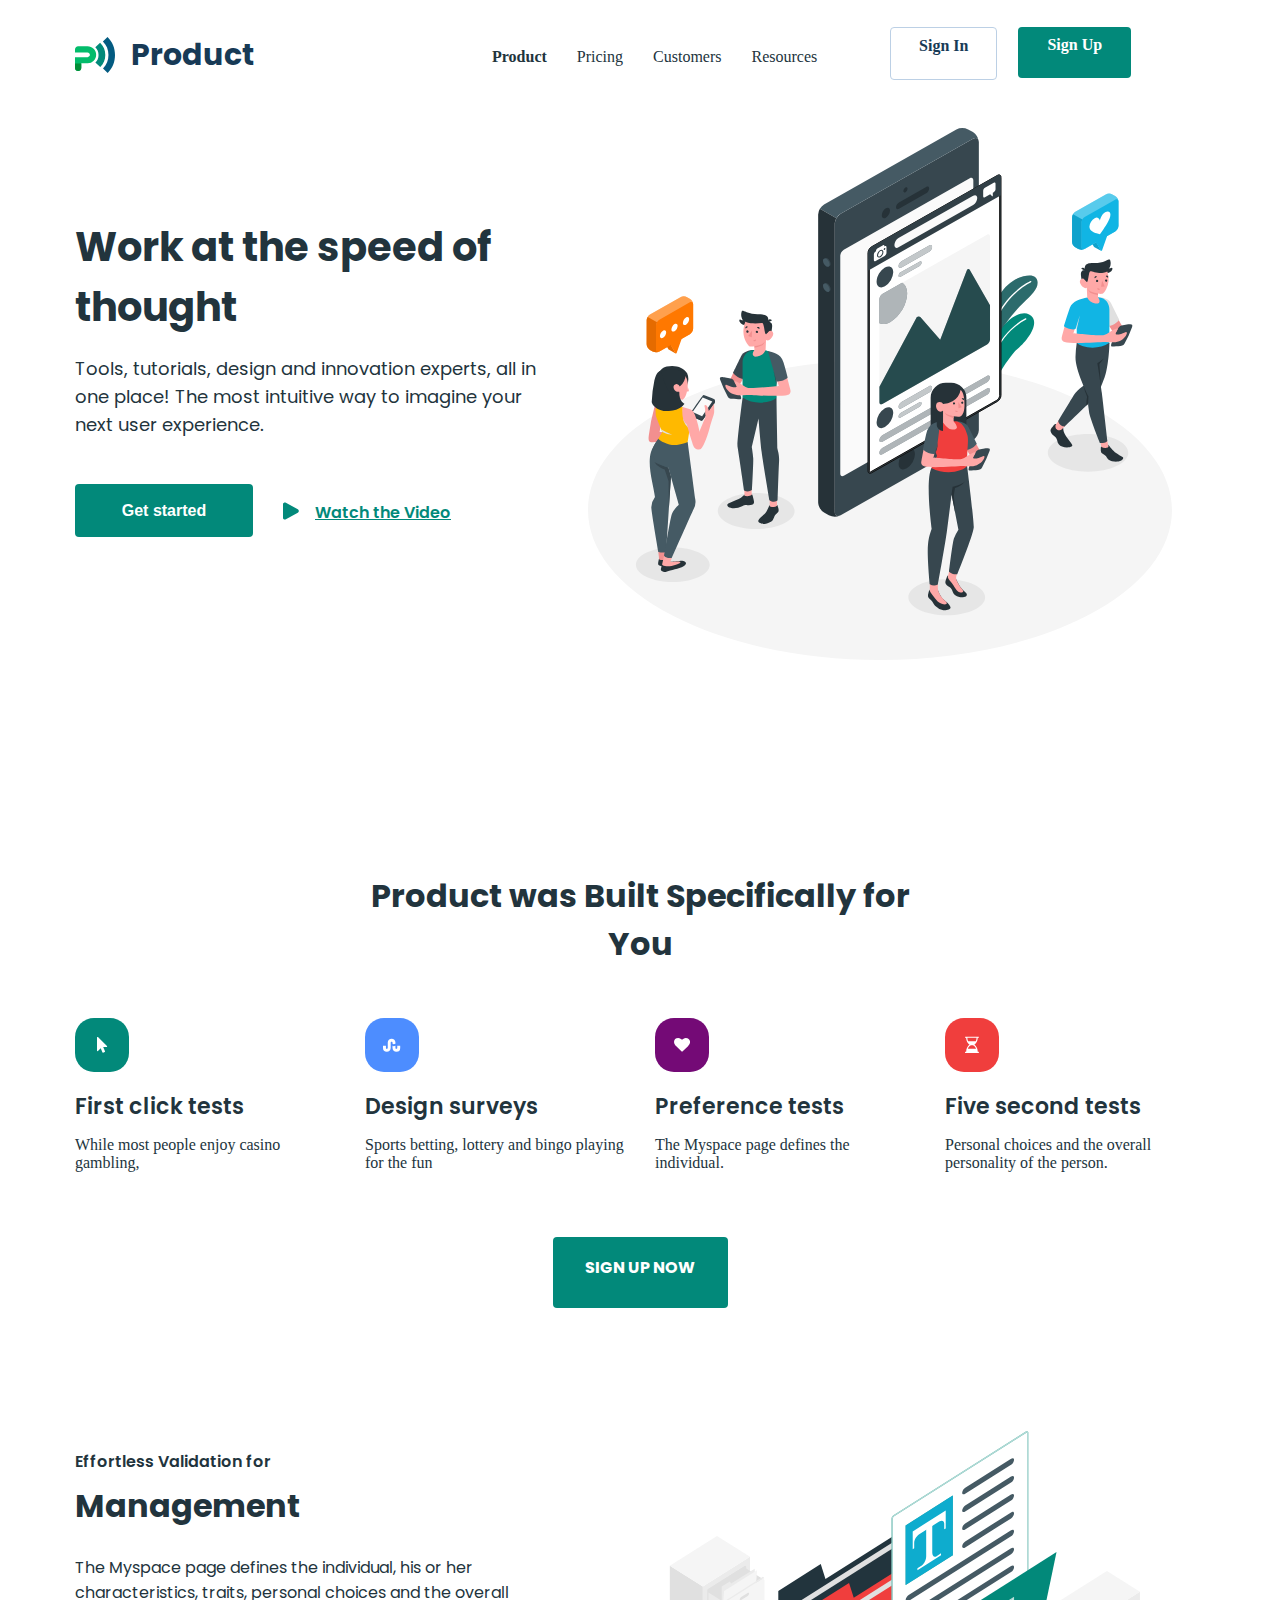
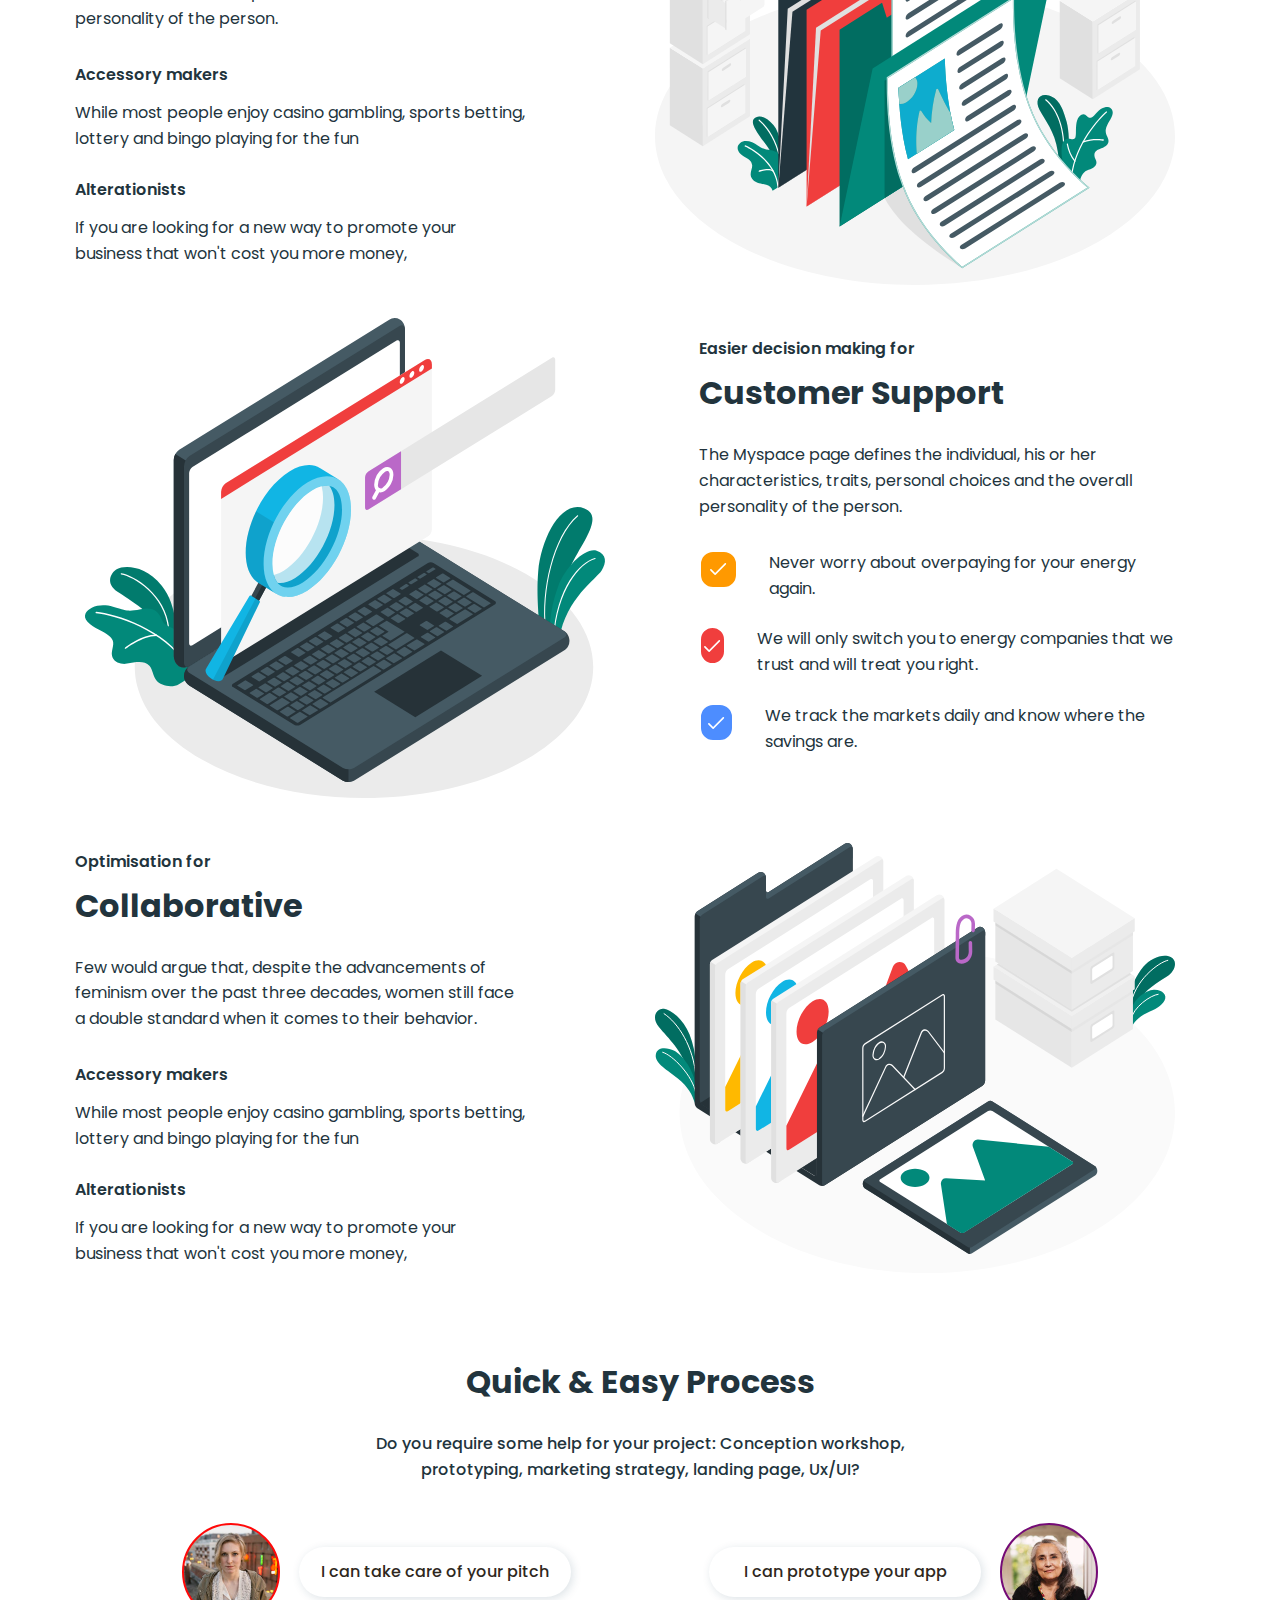
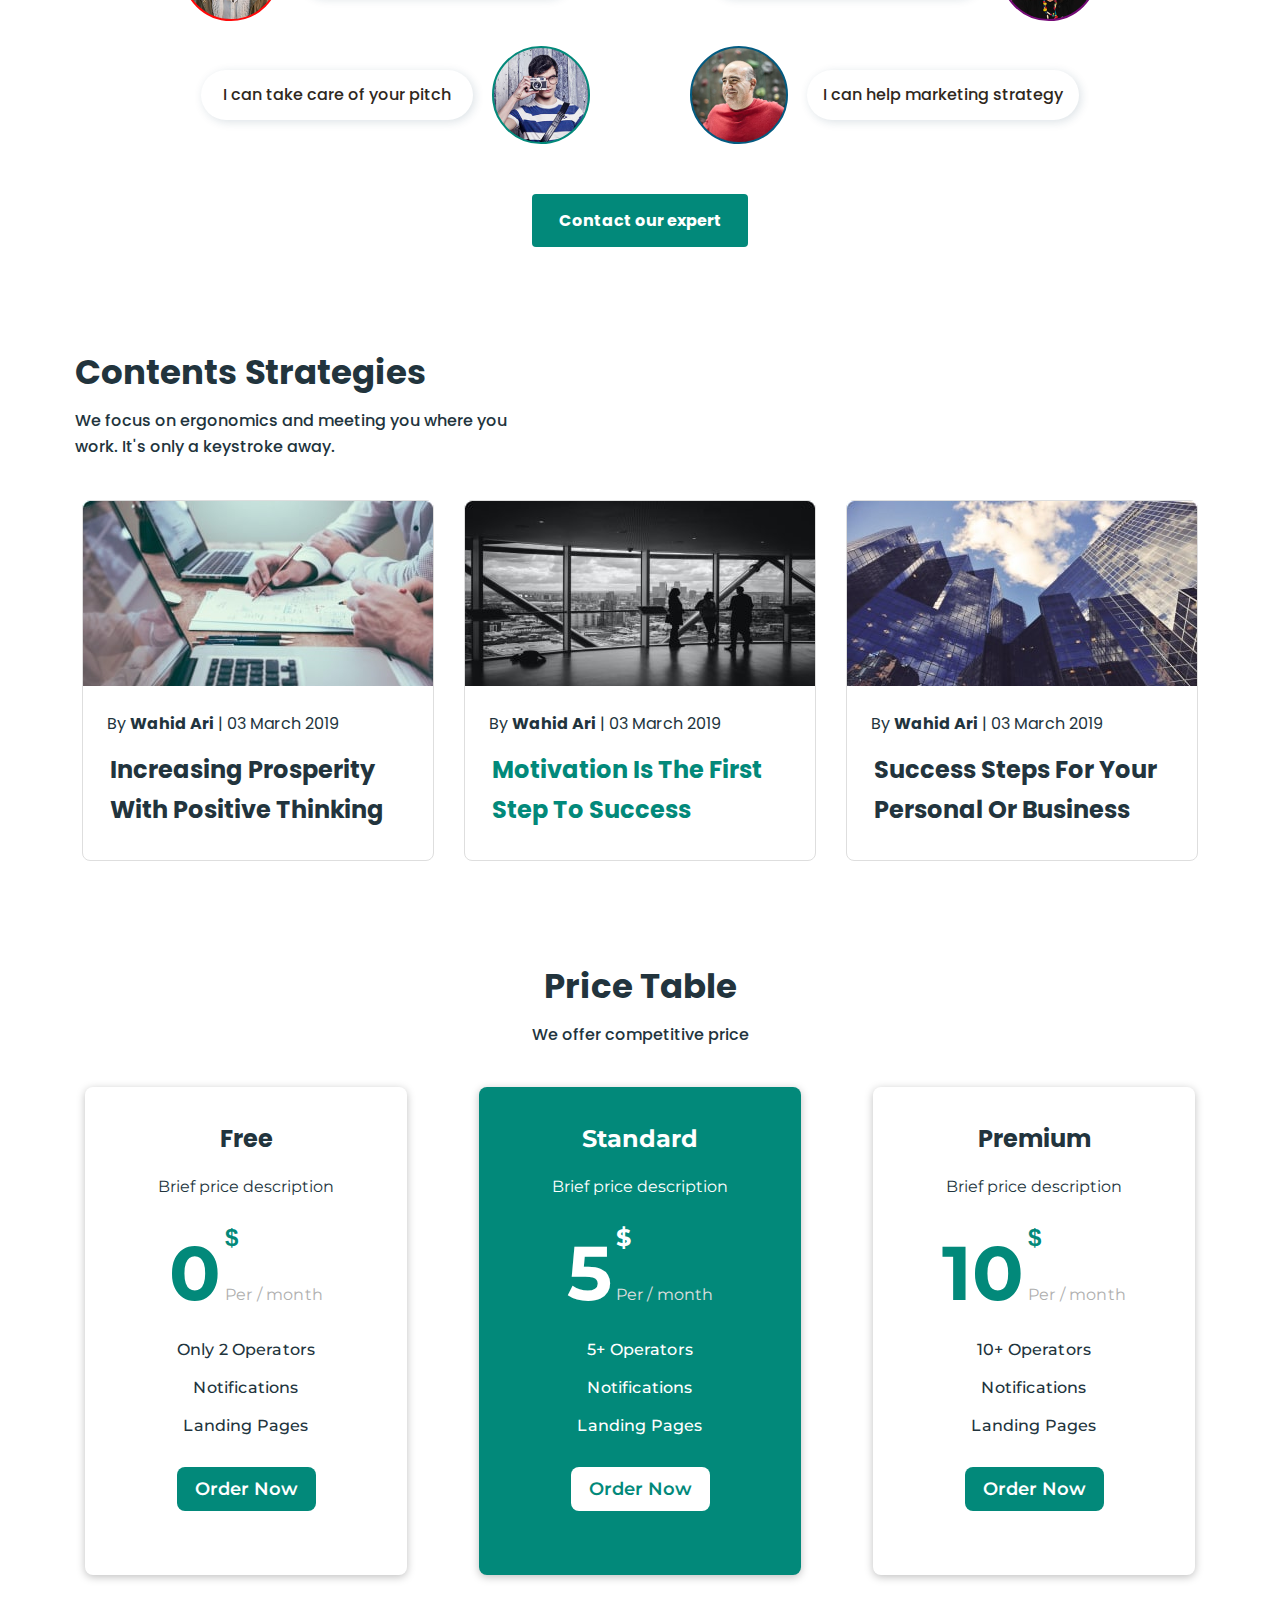
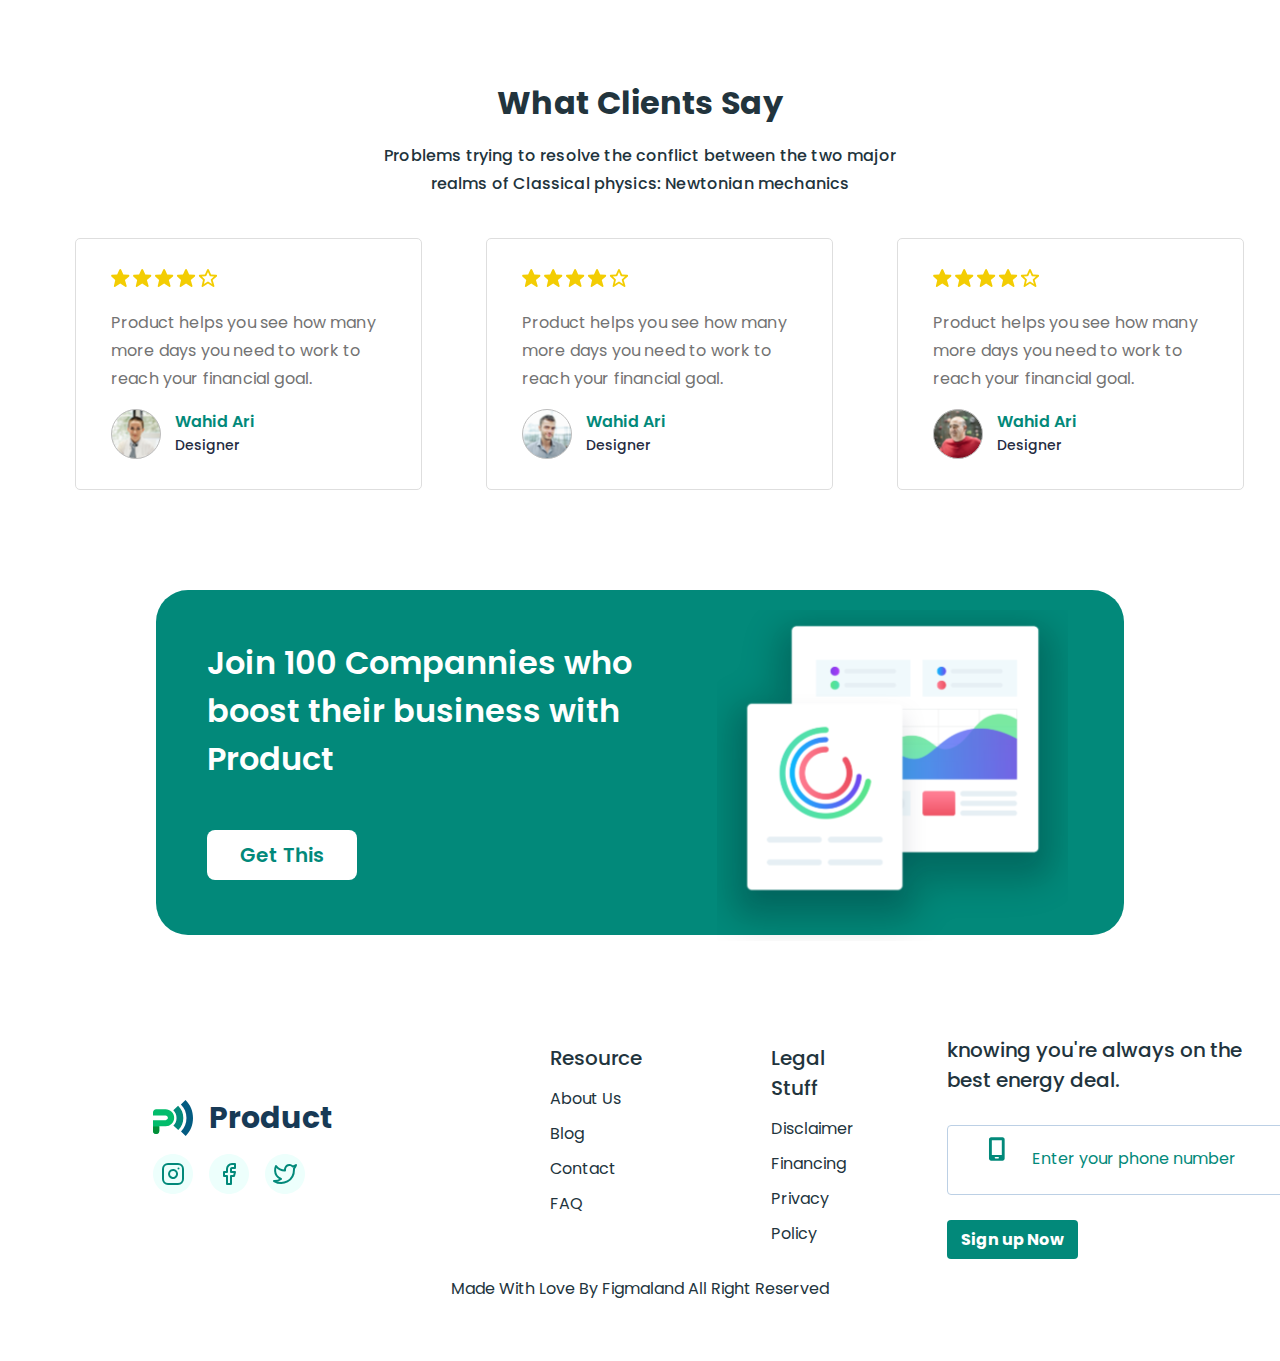
<file: index.html>
<!DOCTYPE html>
<html lang="en">
  <head>
    <meta charset="UTF-8" />
    <meta name="viewport" content="width=device-width, initial-scale=1.0" />
    <title>Busines promotion - Product</title>
    <link
      rel="stylesheet"
      href="https://cdnjs.cloudflare.com/ajax/libs/modern-normalize/3.0.1/modern-normalize.min.css"
      integrity="sha512-q6WgHqiHlKyOqslT/lgBgodhd03Wp4BEqKeW6nNtlOY4quzyG3VoQKFrieaCeSnuVseNKRGpGeDU3qPmabCANg=="
      crossorigin="anonymous"
      referrerpolicy="no-referrer"
    />
    <link rel="preconnect" href="https://fonts.googleapis.com" />
    <link rel="preconnect" href="https://fonts.gstatic.com" crossorigin />
    <link
      href="https://fonts.googleapis.com/css2?family=Montserrat:wght@500&family=Poppins:wght@400;500;700&display=swap"
      rel="stylesheet"
    />
    <link rel="stylesheet" href="./styles/style.css" />
  </head>
  <body>
    <header class="header-section">
      <div class="container">
        <nav class="header-navigation">
          <a href="./index.html" class="header-logo"
            ><img
              src="./images/logo.svg"
              alt="Logotype"
              width="39"
              height="36"
              class="header-logo-text"
            />Product</a
          >
          <ul class="header-list-navigation">
            <li class="header-item-navigation">
              <a href="./index.html" class="header-item-specyfical current"
                >Product</a
              >
            </li>
            <li class="header-item-navigation">
              <a href="./pricing.html" class="header-item-specyfical"
                >Pricing</a
              >
            </li>
            <li class="header-item-navigation">
              <a href="./customers.html" class="header-item-specyfical"
                >Customers</a
              >
            </li>
            <li class="header-item-navigation">
              <a href="" class="header-item-specyfical">Resources</a>
            </li>
          </ul>
        </nav>
        <ul class="header-list-sign">
          <li class="header-item-signin"><a href="">Sign In</a></li>
          <li class="header-item-signup"><a href="">Sign Up</a></li>
        </ul>
      </div>
    </header>
    <main>
      <!--Hero-->
      <section class="hero-section">
        <div class="container">
          <div class="hero-container-text">
            <h1 class="hero-title">Work at the speed of thought</h1>
            <p class="hero-text">
              Tools, tutorials, design and innovation experts, all in one place!
              The most intuitive way to imagine your next user experience.
            </p>

            <div class="hero-button">
              <button type="button" class="hero-button-start">
                Get started
              </button>
              <div class="hero-container-button">
                <svg class="hero-icon-play" width="16" height="18">
                  <use href="./images/icon-promotion.svg#icon-triangle"></use>
                </svg>
                <button type="button" class="hero-button-video">
                  Watch the Video
                </button>
              </div>
            </div>
          </div>

          <img
            src="./images/hero.svg"
            alt="Hero img"
            width="610"
            height="555"
            class="hero-img"
          />
        </div>
      </section>
      <!--Feature-->
      <section class="feature-section">
        <div class="container">
          <h2 class="feature-main-title">
            Product was Built Specifically for You
          </h2>
          <ul class="feature-list">
            <li class="feature-item">
              <div class="features-container-icon-1">
                <svg class="features-icon" width="11" height="18">
                  <use href="./images/icon-promotion.svg#icon-1"></use>
                </svg>
              </div>
              <h3 class="feature-item-title">First click tests</h3>
              <p class="featute-text">
                While most people enjoy casino gambling,
              </p>
            </li>
            <li class="feature-item">
              <div class="features-container-icon-2">
                <svg class="features-icon" width="18" height="18">
                  <use href="./images/icon-promotion.svg#icon-2"></use>
                </svg>
              </div>
              <h3 class="feature-item-title">Design surveys</h3>
              <p class="featute-text">
                Sports betting, lottery and bingo playing for the fun
              </p>
            </li>
            <li class="feature-item">
              <div class="features-container-icon-3">
                <svg class="features-icon" width="16" height="18">
                  <use href="./images/icon-promotion.svg#icon-3"></use>
                </svg>
              </div>
              <h3 class="feature-item-title">Preference tests</h3>
              <p class="featute-text">
                The Myspace page defines the individual.
              </p>
            </li>
            <li class="feature-item">
              <div class="features-container-icon-4">
                <svg class="features-icon" width="14" height="18">
                  <use href="./images/icon-promotion.svg#icon-4"></use>
                </svg>
              </div>
              <h3 class="feature-item-title">Five second tests</h3>
              <p class="featute-text">
                Personal choices and the overall personality of the person.
              </p>
            </li>
          </ul>
          <a href="" class="feature-button">SIGN UP NOW</a>
        </div>
      </section>
      <!--Benefits-->
      <section class="benefits-section">
        <div class="container">
          <h2 class="visually-hidden">Benefits</h2>
          <ul class="benefits-main-list">
            <li class="benefits-main-item">
              <div class="benefits-conteiner-text">
                <p class="benefits-top-text">Effortless Validation for</p>
                <h3 class="benefits-main-title">Management</h3>
                <p class="benefits-bottom-text">
                  The Myspace page defines the individual, his or her
                  characteristics, traits, personal choices and the overall
                  personality of the person.
                </p>

                <ul class="benefits-list">
                  <li class="benefits-item">
                    <h4 class="benefits-title">Accessory makers</h4>
                    <p class="benefits-text">
                      While most people enjoy casino gambling, sports betting,
                      lottery and bingo playing for the fun
                    </p>
                  </li>
                  <li class="benefits-item">
                    <h4 class="benefits-title">Alterationists</h4>
                    <p class="benefits-text">
                      If you are looking for a new way to promote your business
                      that won't cost you more money,
                    </p>
                  </li>
                </ul>
              </div>

              <img
                src="./images/management.svg"
                alt="Management"
                width="540"
                height="500"
                class="benefits-img"
              />
            </li>

            <li class="benefits-main-item-left">
              <img
                src="./images/support.svg"
                alt="Support"
                width="540"
                height="500"
                class="benefits-img"
              />
              <div class="benefits-conteiner-text-left">
                <p class="benefits-top-text">Easier decision making for</p>
                <h3 class="benefits-main-title">Customer Support</h3>
                <p class="benefits-bottom-text">
                  The Myspace page defines the individual, his or her
                  characteristics, traits, personal choices and the overall
                  personality of the person.
                </p>

                <ul class="benefits-list">
                  <li class="benefits-item-icon">
                    <div class="benefits-border-icon-1">
                      <svg class="benefits-icon" width="17" height="12">
                        <use href="./images/icon-promotion.svg#icon-tick"></use>
                      </svg>
                    </div>

                    <p class="benefits-text-icon">
                      Never worry about overpaying for your energy again.
                    </p>
                  </li>
                  <li class="benefits-item-icon">
                    <div class="benefits-border-icon-2">
                      <svg class="benefits-icon" width="17" height="12">
                        <use href="./images/icon-promotion.svg#icon-tick"></use>
                      </svg>
                    </div>
                    <p class="benefits-text-icon">
                      We will only switch you to energy companies that we trust
                      and will treat you right.
                    </p>
                  </li>
                  <li class="benefits-item-icon">
                    <div class="benefits-border-icon-3">
                      <svg class="benefits-icon" width="17" height="12">
                        <use href="./images/icon-promotion.svg#icon-tick"></use>
                      </svg>
                    </div>
                    <p class="benefits-text-icon">
                      We track the markets daily and know where the savings are.
                    </p>
                  </li>
                </ul>
              </div>
            </li>

            <li class="benefits-main-item">
              <div class="benefits-conteiner-text">
                <p class="benefits-top-text">Optimisation for</p>
                <h3 class="benefits-main-title">Collaborative</h3>
                <p class="benefits-bottom-text">
                  Few would argue that, despite the advancements of feminism
                  over the past three decades, women still face a double
                  standard when it comes to their behavior.
                </p>
                <ul class="benefits-list">
                  <li class="benefits-item">
                    <h4 class="benefits-title">Accessory makers</h4>
                    <p class="benefits-text">
                      While most people enjoy casino gambling, sports betting,
                      lottery and bingo playing for the fun
                    </p>
                  </li>
                  <li class="benefits-item">
                    <h4 class="benefits-title">Alterationists</h4>
                    <p class="benefits-text">
                      If you are looking for a new way to promote your business
                      that won't cost you more money,
                    </p>
                  </li>
                </ul>
              </div>

              <img
                src="./images/collaboration.svg"
                alt="Collaboration"
                width="540"
                height="500"
                class="benefits-img"
              />
            </li>
          </ul>
        </div>
      </section>
      <!--Process-->
      <section class="process-section">
        <div class="container">
          <h2 class="process-title">Quick & Easy Process</h2>
          <p class="process-top-text">
            Do you require some help for your project: Conception workshop,
            prototyping, marketing strategy, landing page, Ux/UI?
          </p>
          <ul class="process-list">
            <div class="process-container-one">
              <li class="process-item">
                <img
                  src="./images/avatar-1.svg"
                  alt="avatar-1"
                  class="process-img"
                />
                <p class="process-item-text">I can take care of your pitch</p>
              </li>
              <li class="process-item">
                <p class="process-item-text">I can prototype your app</p>
                <img
                  src="./images/avatar-2.svg"
                  alt="avatar-2"
                  class="process-img"
                />
              </li>
            </div>
            <div class="process-container-two">
              <li class="process-item">
                <p class="process-item-text">I can take care of your pitch</p>
                <img
                  src="./images/avatar-3.svg"
                  alt="avatar-3"
                  class="process-img"
                />
              </li>
              <li class="process-item">
                <img
                  src="./images/avatar-4.svg"
                  alt="avatar-4"
                  class="process-img"
                />
                <p class="process-item-text">I can help marketing strategy</p>
              </li>
            </div>
          </ul>
          <button type="button" class="process-button">
            Contact our expert
          </button>
        </div>
      </section>
      <!--Strategies-->
      <section class="strategies-section">
        <div class="container">
          <h2 class="strategies-title">Contents Strategies</h2>
          <p class="strategies-text">
            We focus on ergonomics and meeting you where you work. It's only a
            keystroke away.
          </p>
          <ul class="strategies-list">
            <li class="strategies-item">
              <img
                src="./images/content-1.jpg"
                alt="Content-1"
                class="strategies-img"
              />
              <p class="strategies-item-text">
                By <span class="strategies-item-text-bold">Wahid Ari</span>
                | 03 March 2019
              </p>
              <h3 class="strategies-item-title">
                Increasing Prosperity With Positive Thinking
              </h3>
            </li>
            <li class="strategies-item">
              <img
                src="./images/content-2.jpg"
                alt="Content-2"
                class="strategies-img"
              />
              <p class="strategies-item-text">
                By <span class="strategies-item-text-bold">Wahid Ari</span> | 03
                March 2019
              </p>
              <h3 class="strategies-item-title-color">
                Motivation Is The First Step To Success
              </h3>
            </li>
            <li class="strategies-item">
              <img
                src="./images/content-3.jpg"
                alt="Content-3"
                class="strategies-img"
              />
              <p class="strategies-item-text">
                By <span class="strategies-item-text-bold">Wahid Ari</span> | 03
                March 2019
              </p>
              <h3 class="strategies-item-title">
                Success Steps For Your Personal Or Business
              </h3>
            </li>
          </ul>
        </div>
      </section>
      <!--Price-->
      <section class="price-section">
        <div class="container">
          <h2 class="price-main-title">Price Table</h2>
          <p class="price-main-text">We offer competitive price</p>

          <ul class="price-main-list">
            <li class="price-main-item">
              <h3 class="price-item-title">Free</h3>
              <p class="price-item-text">Brief price description</p>
              <div class="price-container">
                <span class="price-0">0</span>
                <span class="price-money">$</span>
                <span class="price-month">Per / month</span>
              </div>
              <ul class="price-list">
                <li class="price-item">Only 2 Operators</li>
                <li class="price-item">Notifications</li>
                <li class="price-item">Landing Pages</li>
              </ul>
              <button type="button" class="price-button">Order Now</button>
            </li>
            <li class="price-main-item-color">
              <h3 class="price-item-title-color">Standard</h3>
              <p class="price-item-text-color">Brief price description</p>
              <div class="price-container">
                <span class="price-0-color">5</span>
                <span class="price-money-color">$</span>
                <span class="price-month-color">Per / month</span>
              </div>

              <ul class="price-list">
                <li class="price-item-color">5+ Operators</li>
                <li class="price-item-color">Notifications</li>
                <li class="price-item-color">Landing Pages</li>
              </ul>
              <button type="button" class="price-button-color">
                Order Now
              </button>
            </li>
            <li class="price-main-item">
              <h3 class="price-item-title">Premium</h3>
              <p class="price-item-text">Brief price description</p>
              <div class="price-container">
                <span class="price-0">10</span>
                <span class="price-money">$</span>
                <span class="price-month">Per / month</span>
              </div>
              <ul class="price-list">
                <li class="price-item">10+ Operators</li>
                <li class="price-item">Notifications</li>
                <li class="price-item">Landing Pages</li>
              </ul>
              <button type="button" class="price-button">Order Now</button>
            </li>
          </ul>
        </div>
      </section>

      <!--Clients-->
      <section class="clients-section">
        <div class="container">
          <h2 class="clients-title">What Clients Say</h2>
          <p class="clients-text">
            Problems trying to resolve the conflict between the two major realms
            of Classical physics: Newtonian mechanics
          </p>
          <ul class="clients-list">
            <li class="clients-item">
              <svg class="clients-rating">
                <use
                  href="./images/icon-promotion.svg#icon-group-star"
                  width="106"
                  height="18"
                ></use>
              </svg>
              <p class="clients-item-text">
                Product helps you see how many more days you need to work to
                reach your financial goal.
              </p>
              <div class="clients-group">
                <img
                  src="./images/client1.svg"
                  alt="Client-1"
                  class="clients-img"
                />
                <div class="clients-group-text">
                  <h3 class="clients-group-name">Wahid Ari</h3>
                  <p class="clients-groups-job">Designer</p>
                </div>
              </div>
            </li>

            <li class="clients-item">
              <svg class="clients-rating">
                <use
                  href="./images/icon-promotion.svg#icon-group-star"
                  width="106"
                  height="18"
                ></use>
              </svg>
              <p class="clients-item-text">
                Product helps you see how many more days you need to work to
                reach your financial goal.
              </p>
              <div class="clients-group">
                <img
                  src="./images/client2.svg"
                  alt="Client2"
                  class="clients-img"
                />
                <div class="clients-group-text">
                  <h3 class="clients-group-name">Wahid Ari</h3>
                  <p class="clients-groups-job">Designer</p>
                </div>
              </div>
            </li>

            <li class="clients-item">
              <svg class="clients-rating">
                <use
                  href="./images/icon-promotion.svg#icon-group-star"
                  width="106"
                  height="18"
                ></use>
              </svg>
              <p class="clients-item-text">
                Product helps you see how many more days you need to work to
                reach your financial goal.
              </p>
              <div class="clients-group">
                <img
                  src="./images/client3.svg"
                  alt="Client3"
                  class="clients-img"
                />
                <div class="clients-group-text">
                  <h3 class="clients-group-name">Wahid Ari</h3>
                  <p class="clients-groups-job">Designer</p>
                </div>
              </div>
            </li>
          </ul>
        </div>
      </section>

      <!--Promo-->
      <section class="promo-section">
        <div class="container">
          <div class="promo-container">
            <div class="promo-container-text">
              <h2 class="promo-title">
                Join 100 Compannies who boost their business with Product
              </h2>
              <button type="button" class="promo-button">Get This</button>
            </div>
            <img src="./images/graphics.svg" alt="Graphics" class="promo-img" />
          </div>
        </div>
      </section>
    </main>
    <footer class="footer-section">
      <div class="footer-container">
        <div class="footer-container-logo">
          <a href="./index.html" class="footer-logo"
            ><img
              src="./images/logo.svg"
              alt="Logotype"
              width="39"
              height="36"
              class="footer-logo-text"
            />Product</a
          >
          <ul class="footer-icon-list">
            <li class="footer-icon-item">
              <a href="" class="footer-icon-link">
                <svg class="footer-icon">
                  <use
                    href="./images/icon-social.svg#icon-item-1"
                    width="40"
                    height="40"
                  ></use>
                </svg>
              </a>
            </li>
            <li class="footer-icon-item">
              <a href="">
                <svg class="footer-icon">
                  <use
                    href="./images/icon-social.svg#icon-item-2"
                    width="40"
                    height="40"
                  ></use>
                </svg>
              </a>
            </li>
            <li class="footer-icon-item">
              <a href="">
                <svg class="footer-icon">
                  <use
                    href="./images/icon-social.svg#icon-item-3"
                    width="40"
                    height="40"
                  ></use>
                </svg>
              </a>
            </li>
          </ul>
        </div>

        <nav class="footer-navigation">
          <div class="footer-container-text-one">
            <p class="footer-text">Resource</p>
            <ul class="footer-navigation-list">
              <li class="footer-navigation-item"><a href="">About Us</a></li>
              <li class="footer-navigation-item"><a href="">Blog</a></li>
              <li class="footer-navigation-item"><a href="">Contact</a></li>
              <li class="footer-navigation-item"><a href="">FAQ</a></li>
            </ul>
          </div>

          <div class="footer-container-text-two">
            <p class="footer-text">Legal Stuff</p>
            <ul class="footer-navigation-list">
              <li class="footer-navigation-item"><a href="">Disclaimer</a></li>
              <li class="footer-navigation-item"><a href="">Financing</a></li>
              <li class="footer-navigation-item">
                <a href="">Privacy Policy</a>
              </li>
            </ul>
          </div>
        </nav>
        <div class="footer-container-form">
          <p class="footer-top-text">
            knowing you're always on the best energy deal.
          </p>

          <input
            type="text"
            name="contact-tel"
            class="footer-form-icon"
            placeholder="Enter your phone number"
          />
          <svg class="footer-icon-phone">
            <use
              href="./images/icon-promotion.svg#icon-mobile-screen"
              width="18"
              height="28"
            ></use>
          </svg>

          <button type="submit" class="footer-button">Sign up Now</button>
        </div>
      </div>
      <p class="footer-bottom-text">
        Made With Love By Figmaland All Right Reserved
      </p>
    </footer>
  </body>
</html>
</file>
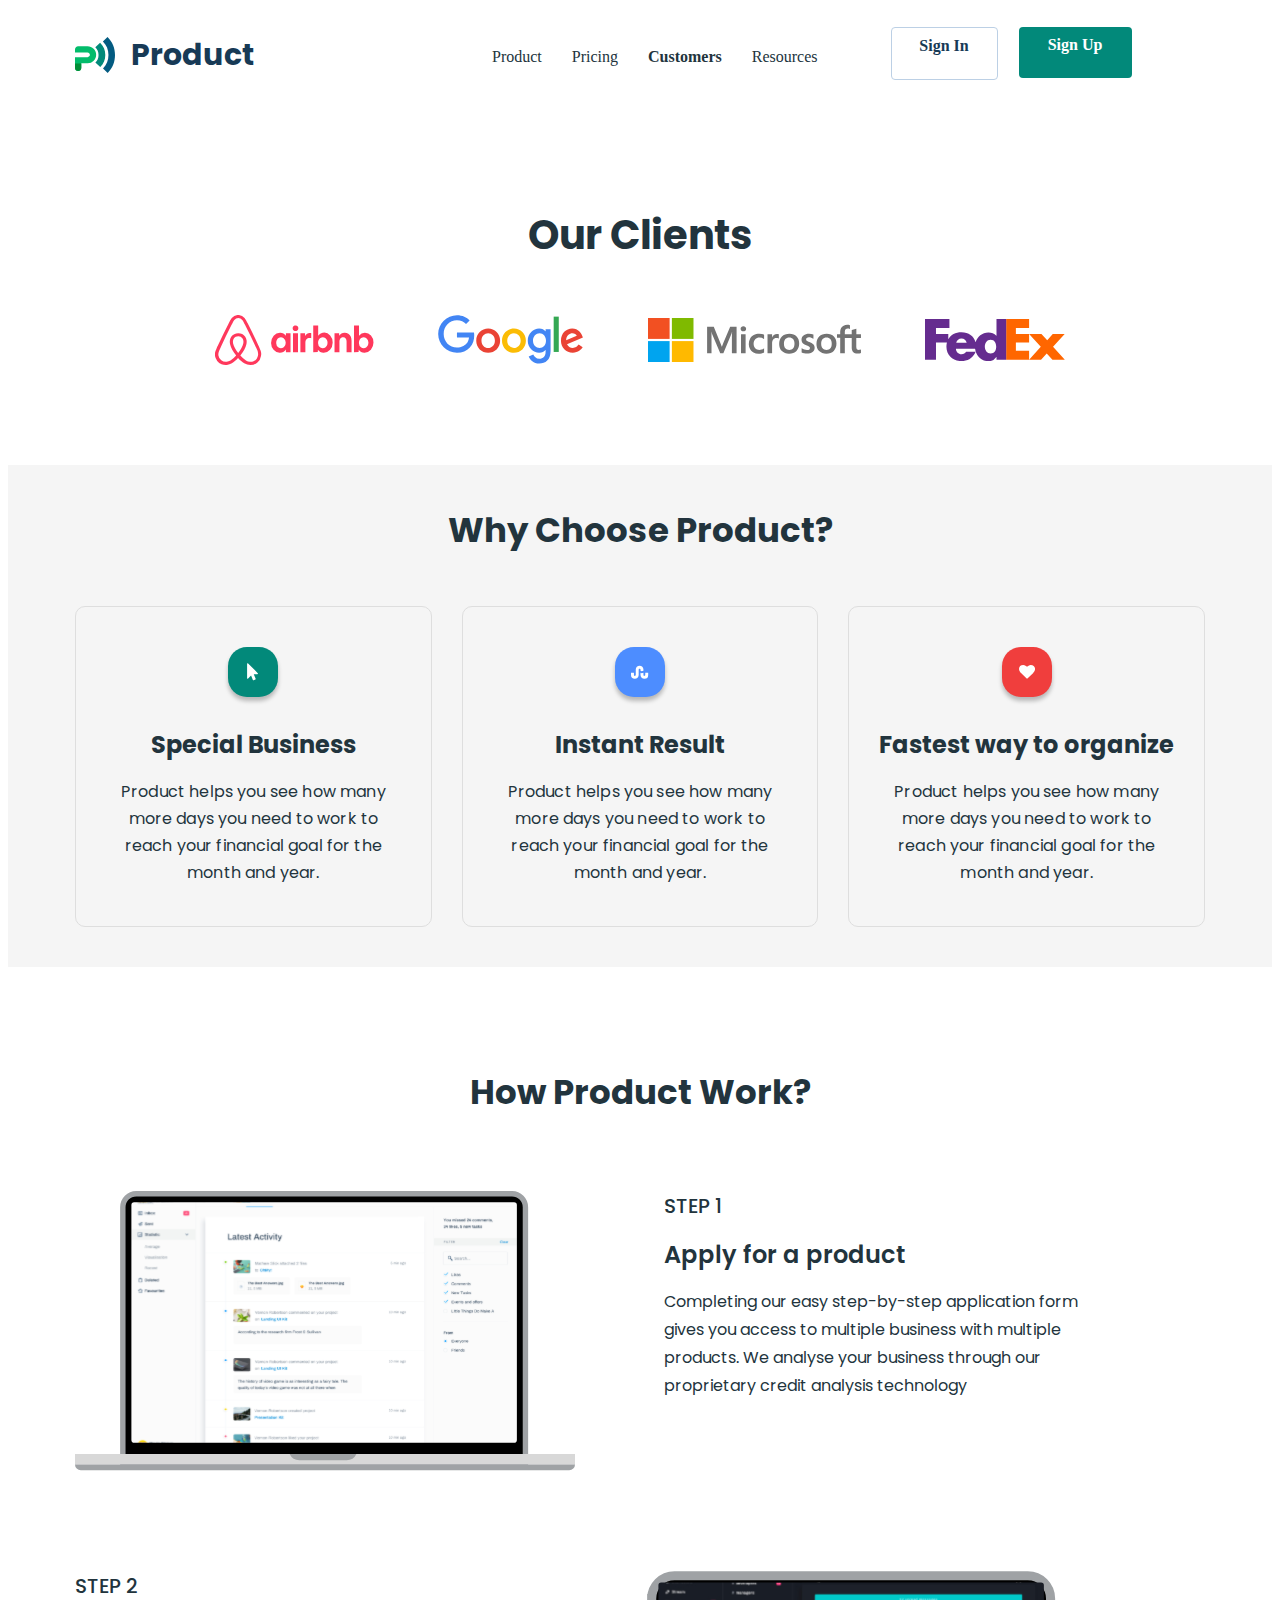
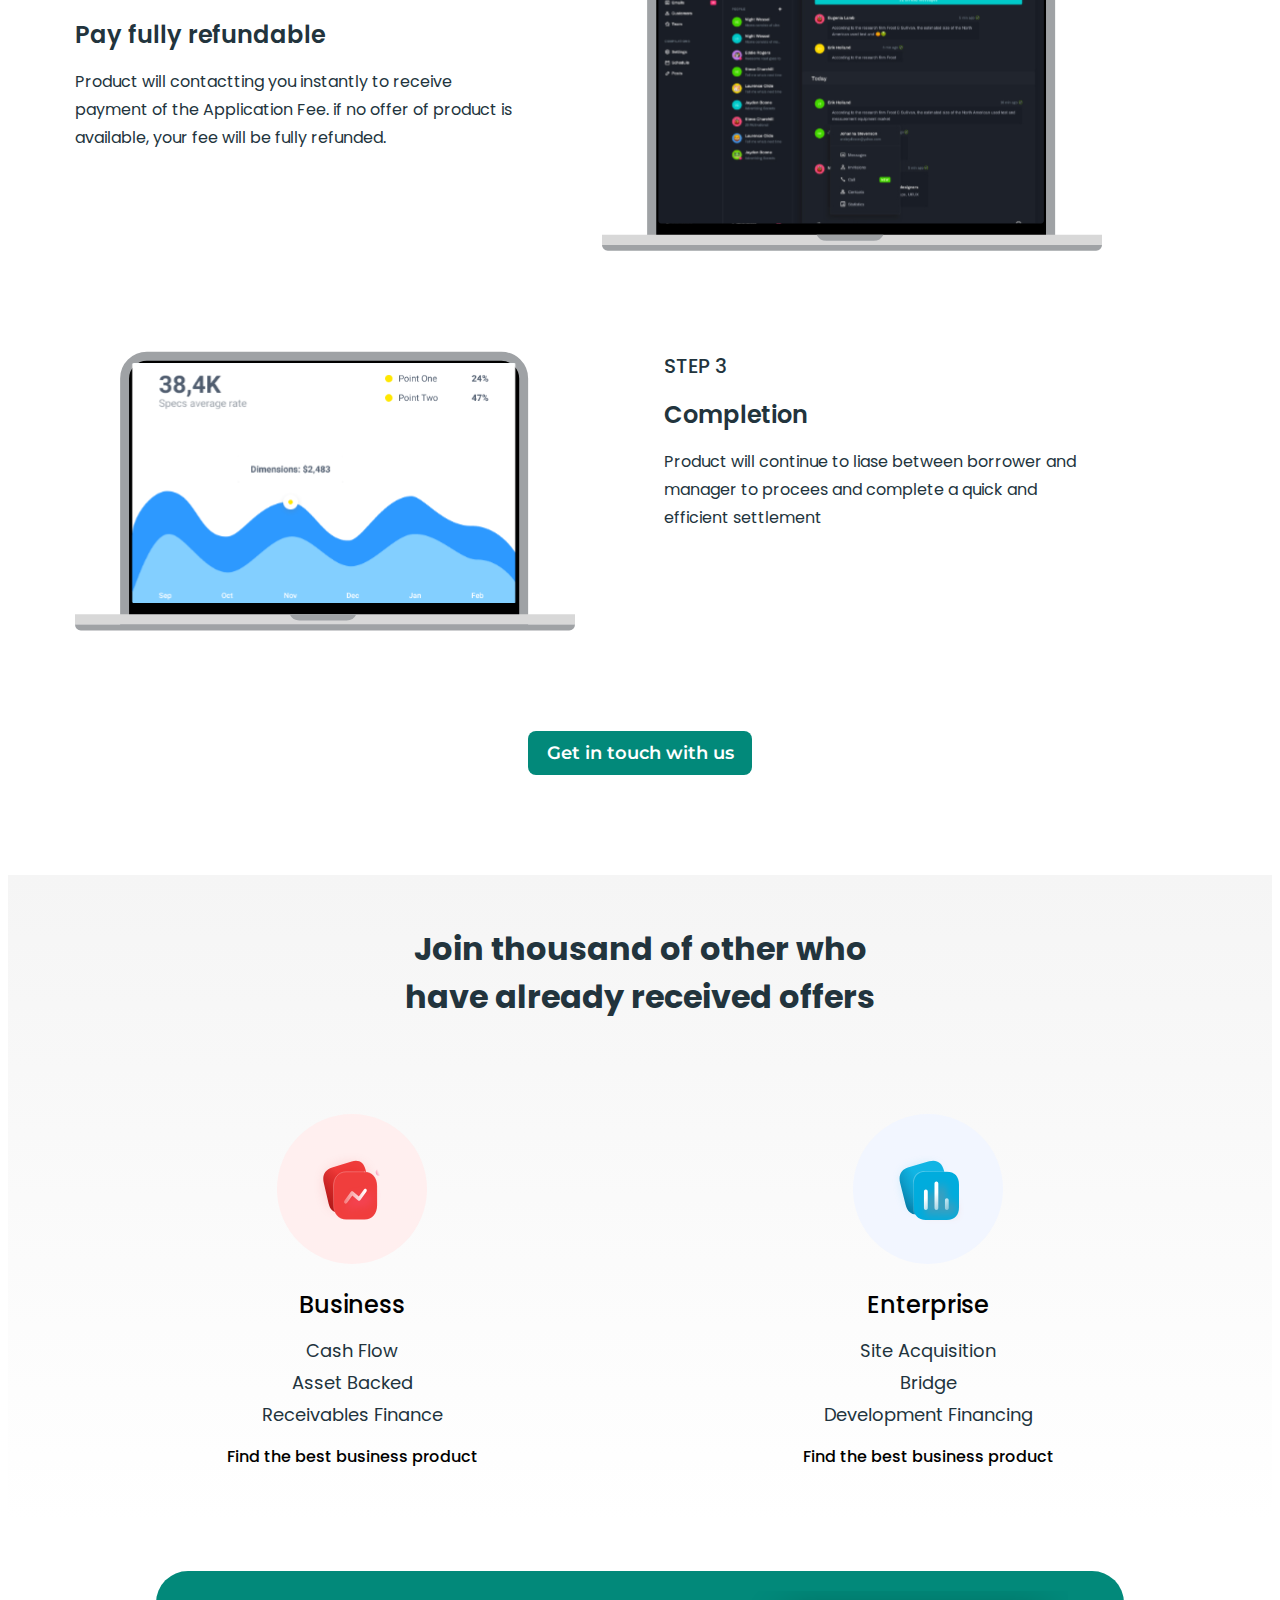
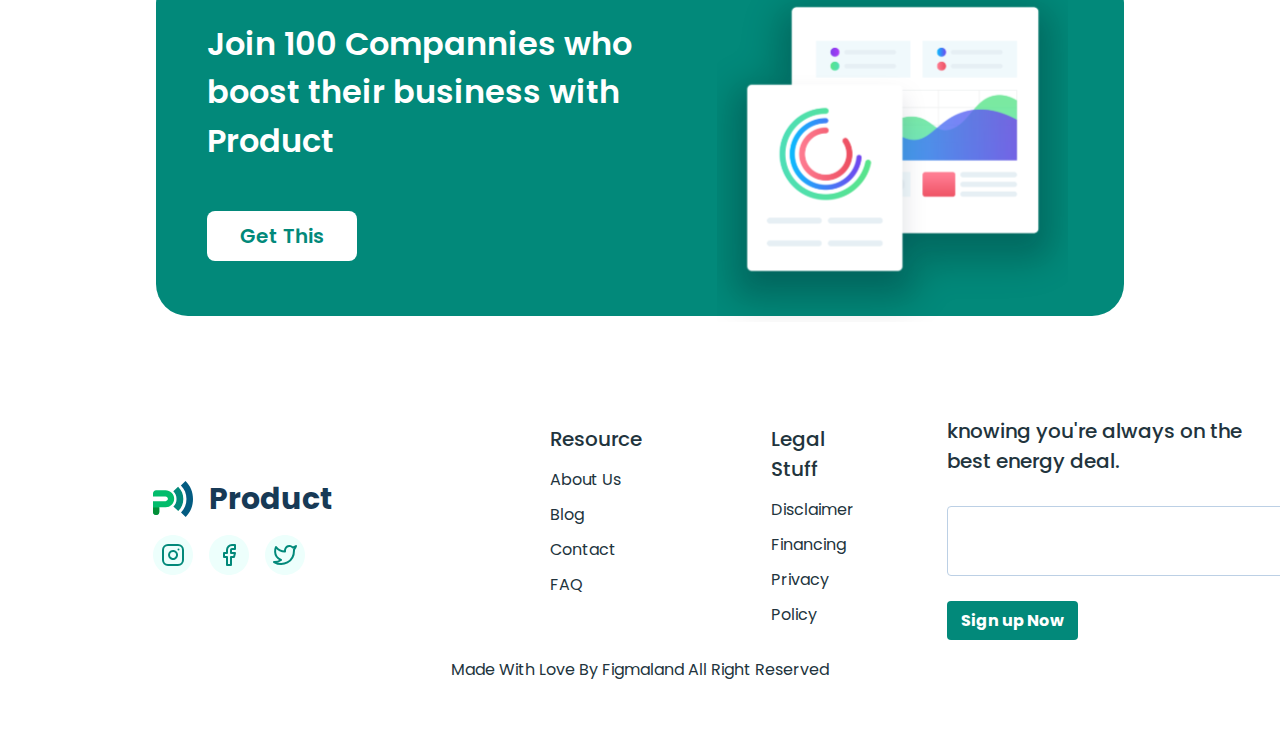
<file: customers.html>
<!DOCTYPE html>
<html lang="en">
  <head>
    <meta charset="UTF-8" />
    <meta name="viewport" content="width=device-width, initial-scale=1.0" />
    <title>Busines promotion - Customers</title>
    <link
      rel="stylesheet"
      href="https://cdnjs.cloudflare.com/ajax/libs/modern-normalize/3.0.1/modern-normalize.min.css"
      integrity="sha512-q6WgHqiHlKyOqslT/lgBgodhd03Wp4BEqKeW6nNtlOY4quzyG3VoQKFrieaCeSnuVseNKRGpGeDU3qPmabCANg=="
      crossorigin="anonymous"
      referrerpolicy="no-referrer"
    />
    <link rel="preconnect" href="https://fonts.googleapis.com" />
    <link rel="preconnect" href="https://fonts.gstatic.com" crossorigin />
    <link
      href="https://fonts.googleapis.com/css2?family=Montserrat:wght@500&family=Poppins:wght@400;500;700&display=swap"
      rel="stylesheet"
    />
    <link rel="stylesheet" href="./styles/style.css" />
  </head>
  <body>
    <header class="header-section">
      <div class="container">
        <nav class="header-navigation">
          <a href="./index.html" class="header-logo"
            ><img
              src="./images/logo.svg"
              alt="Logotype"
              width="39"
              height="36"
              class="header-logo-text"
            />Product</a
          >
          <ul class="header-list-navigation">
            <li class="header-item-navigation">
              <a href="./index.html" class="header-item-specyfical">Product</a>
            </li>
            <li class="header-item-navigation">
              <a href="./pricing.html" class="header-item-specyfical"
                >Pricing</a
              >
            </li>
            <li class="header-item-navigation">
              <a href="./customers.html" class="header-item-specyfical current"
                >Customers</a
              >
            </li>
            <li class="header-item-navigation">
              <a href="" class="header-item-specyfical">Resources</a>
            </li>
          </ul>
        </nav>
        <ul class="header-list-sign">
          <li class="header-item-signin"><a href="">Sign In</a></li>
          <li class="header-item-signup"><a href="">Sign Up</a></li>
        </ul>
      </div>
    </header>

    <main>
      <!--Clients-->
      <section class="client-section">
        <div class="container">
          <h1 class="client-title">Our Clients</h1>
          <ul class="client-list">
            <li class="client-item">
              <img
                src="./images/airbnb-logo.svg"
                alt="Airbnb"
                width="159"
                height="50"
                class="client-img"
              />
            </li>
            <li class="client-item">
              <img
                src="./images/google-logo.svg"
                alt="Google"
                width="146"
                height="50"
                class="client-img"
              />
            </li>
            <li class="client-item">
              <img
                src="./images/microsoft-logo.svg"
                alt="Microsoft"
                width="213"
                height="50"
                class="client-img"
              />
            </li>
            <li class="client-item">
              <img
                src="./images/fedex-logo.svg"
                alt="FedEx"
                width="140"
                height="50"
                class="client-img"
              />
            </li>
          </ul>
        </div>
      </section>

      <!--Product-->
      <section class="product-section">
        <div class="container">
          <h2 class="product-main-title">Why Choose Product?</h2>
          <ul class="product-list">
            <li class="product-item">
              <div class="product-border-icon-1">
                <svg class="product-icon-1">
                  <use
                    href="./images/icon-promotion.svg#icon-1"
                    width="12"
                    height="18"
                  ></use>
                </svg>
              </div>

              <h3 class="product-title">Special Business</h3>
              <p class="product-text">
                Product helps you see how many more days you need to work to
                reach your financial goal for the month and year.
              </p>
            </li>
            <li class="product-item">
              <div class="product-border-icon-2">
                <svg class="product-icon-2">
                  <use
                    href="./images/icon-promotion.svg#icon-2"
                    width="18"
                    height="18"
                  ></use>
                </svg>
              </div>

              <h3 class="product-title">Instant Result</h3>
              <p class="product-text">
                Product helps you see how many more days you need to work to
                reach your financial goal for the month and year.
              </p>
            </li>
            <li class="product-item">
              <div class="product-border-icon-3">
                <svg class="product-icon-3">
                  <use
                    href="./images/icon-promotion.svg#icon-3"
                    width="16"
                    height="18"
                  ></use>
                </svg>
              </div>

              <h3 class="product-title">Fastest way to organize</h3>
              <p class="product-text">
                Product helps you see how many more days you need to work to
                reach your financial goal for the month and year.
              </p>
            </li>
          </ul>
        </div>
      </section>

      <!--Work-->
      <section class="work-section">
        <div class="container">
          <h2 class="work-main-title">How Product Work?</h2>
          <ul class="work-list">
            <li class="work-item">
              <img src="./images/laptop1.svg" alt="Laptop 1" class="work-img" />
              <div class="work-container">
                <p class="work-text-step">STEP 1</p>
                <h3 class="work-title">Apply for a product</h3>
                <p class="work-text">
                  Completing our easy step-by-step application form gives you
                  access to multiple business with multiple products. We analyse
                  your business through our proprietary credit analysis
                  technology
                </p>
              </div>
            </li>

            <li class="work-item">
              <div class="work-container">
                <p class="work-text-step">STEP 2</p>
                <h3 class="work-title">Pay fully refundable</h3>
                <p class="work-text">
                  Product will contactting you instantly to receive payment of
                  the Application Fee. if no offer of product is available, your
                  fee will be fully refunded.
                </p>
              </div>

              <img src="./images/laptop2.svg" alt="Laptop 2" class="work-img" />
            </li>
            <li class="work-item">
              <img src="./images/laptop3.svg" alt="Laptop 3" class="work-img" />
              <div class="work-container">
                <p class="work-text-step">STEP 3</p>
                <h3 class="work-title">Completion</h3>
                <p class="work-text">
                  Product will continue to liase between borrower and manager to
                  procees and complete a quick and efficient settlement
                </p>
              </div>
            </li>
          </ul>
          <button type="button" class="work-button">
            Get in touch with us
          </button>
        </div>
      </section>

      <!--Offers-->
      <section class="offers-section">
        <div class="container">
          <h2 class="offers-main-title">
            Join thousand of other who have already received offers
          </h2>
          <ul class="offers-main-list">
            <li class="offers-main-item">
              <img src="./images/red.svg" alt="red-icon" class="offers-img" />
              <h3 class="offers-title">Business</h3>
              <ul class="offers-list">
                <li class="offers-item">Cash Flow</li>
                <li class="offers-item">Asset Backed</li>
                <li class="offers-item">Receivables Finance</li>
              </ul>
              <p class="offers-text">Find the best business product</p>
            </li>
            <li class="offers-main-item">
              <img src="./images/blue.svg" alt="blue-icon" class="offers-img" />
              <h3 class="offers-title">Enterprise</h3>
              <ul class="offers-list">
                <li class="offers-item">Site Acquisition</li>
                <li class="offers-item">Bridge</li>
                <li class="offers-item">Development Financing</li>
              </ul>
              <p class="offers-text">Find the best business product</p>
            </li>
          </ul>
        </div>
      </section>

      <!--Promo-->
      <section class="promo-section">
        <div class="container">
          <div class="promo-container">
            <div class="promo-container-text">
              <h2 class="promo-title">
                Join 100 Compannies who boost their business with Product
              </h2>
              <button type="button" class="promo-button">Get This</button>
            </div>
            <img src="./images/graphics.svg" alt="Graphics" class="promo-img" />
          </div>
        </div>
      </section>
    </main>

    <footer class="footer-section">
      <div class="footer-container">
        <div class="footer-container-logo">
          <a href="./index.html" class="footer-logo"
            ><img
              src="./images/logo.svg"
              alt="Logotype"
              width="39"
              height="36"
              class="footer-logo-text"
            />Product</a
          >
          <ul class="footer-icon-list">
            <li class="footer-icon-item">
              <a href="" class="footer-icon-link">
                <svg class="footer-icon">
                  <use
                    href="./images/icon-social.svg#icon-item-1"
                    width="40"
                    height="40"
                  ></use>
                </svg>
              </a>
            </li>
            <li class="footer-icon-item">
              <a href="">
                <svg class="footer-icon">
                  <use
                    href="./images/icon-social.svg#icon-item-2"
                    width="40"
                    height="40"
                  ></use>
                </svg>
              </a>
            </li>
            <li class="footer-icon-item">
              <a href="">
                <svg class="footer-icon">
                  <use
                    href="./images/icon-social.svg#icon-item-3"
                    width="40"
                    height="40"
                  ></use>
                </svg>
              </a>
            </li>
          </ul>
        </div>

        <nav class="footer-navigation">
          <div class="footer-container-text-one">
            <p class="footer-text">Resource</p>
            <ul class="footer-navigation-list">
              <li class="footer-navigation-item"><a href="">About Us</a></li>
              <li class="footer-navigation-item"><a href="">Blog</a></li>
              <li class="footer-navigation-item"><a href="">Contact</a></li>
              <li class="footer-navigation-item"><a href="">FAQ</a></li>
            </ul>
          </div>

          <div class="footer-container-text-two">
            <p class="footer-text">Legal Stuff</p>
            <ul class="footer-navigation-list">
              <li class="footer-navigation-item"><a href="">Disclaimer</a></li>
              <li class="footer-navigation-item"><a href="">Financing</a></li>
              <li class="footer-navigation-item">
                <a href="">Privacy Policy</a>
              </li>
            </ul>
          </div>
        </nav>
        <div class="footer-container-form">
          <p class="footer-top-text">
            knowing you're always on the best energy deal.
          </p>

          <input type="text" name="contact-tel" class="footer-form-icon" />
          <button type="submit" class="footer-button">Sign up Now</button>
        </div>
      </div>
      <p class="footer-bottom-text">
        Made With Love By Figmaland All Right Reserved
      </p>
    </footer>
  </body>
</html>
</file>
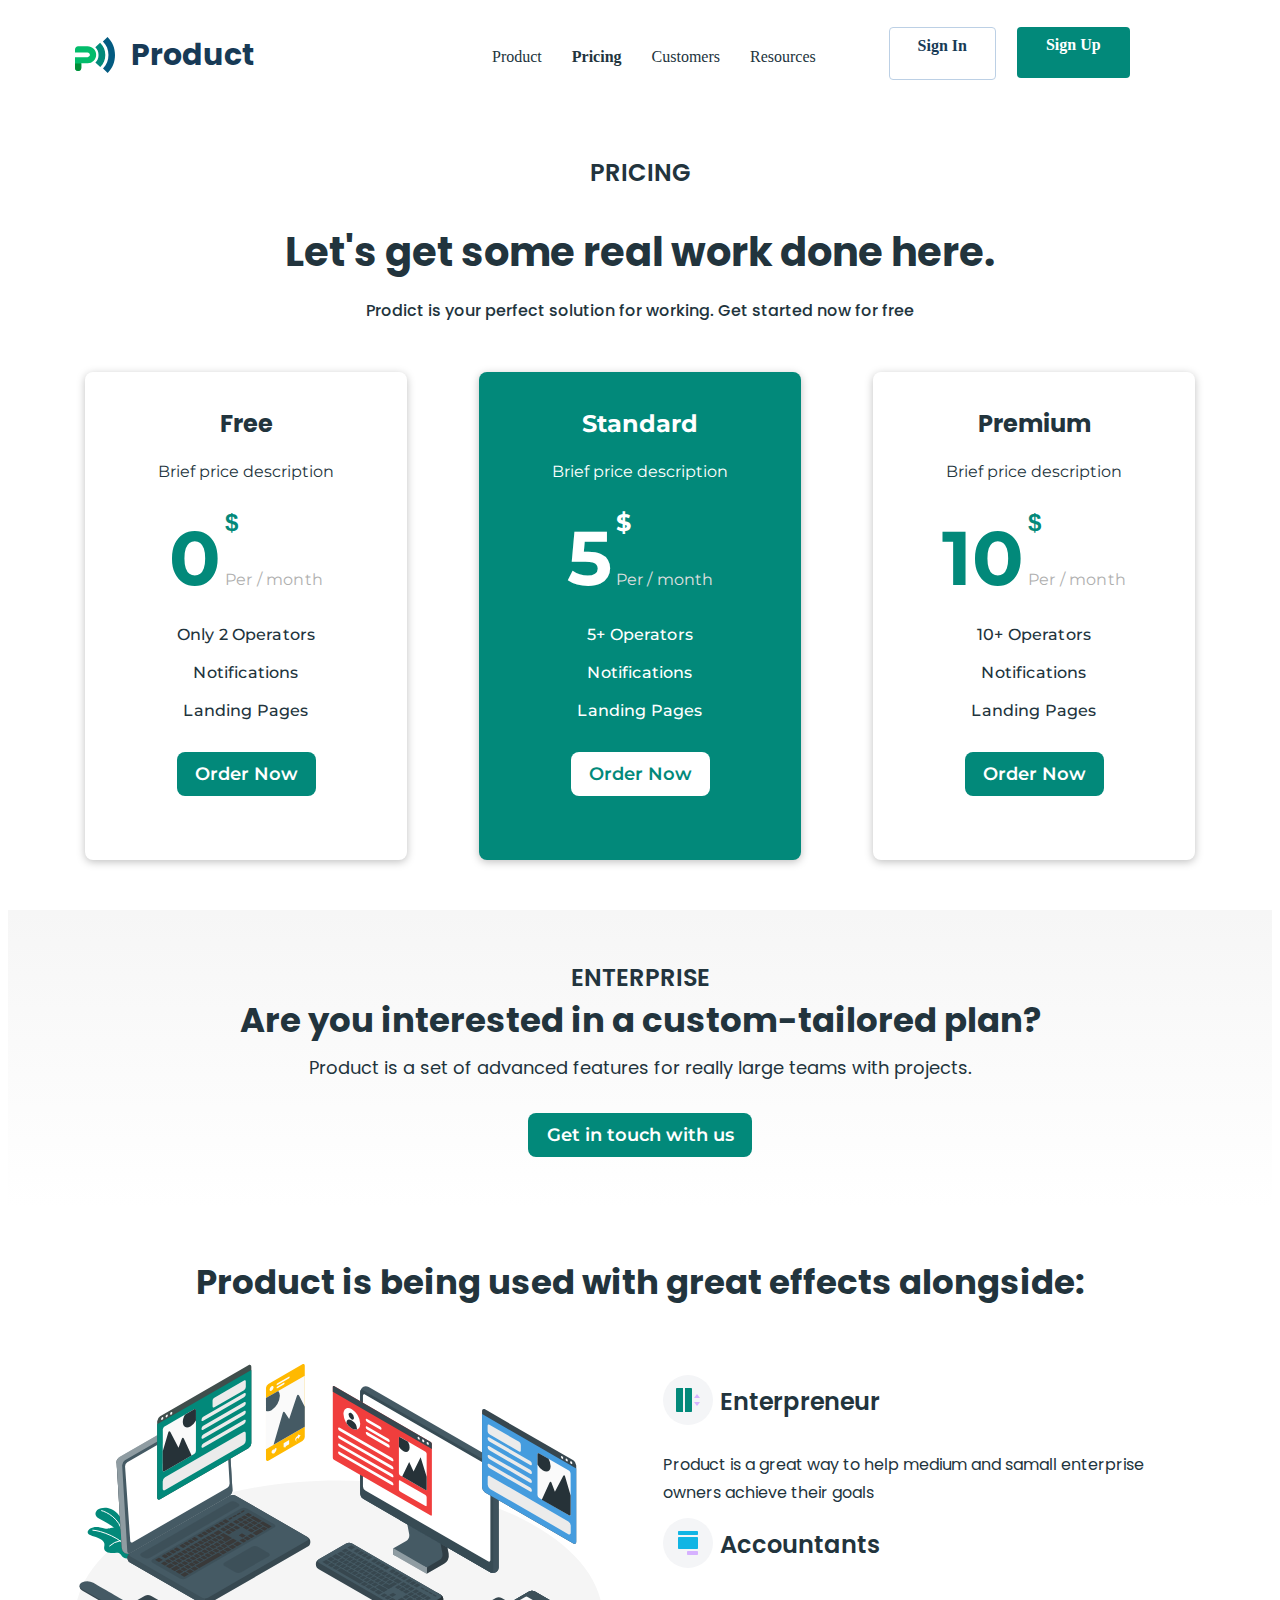
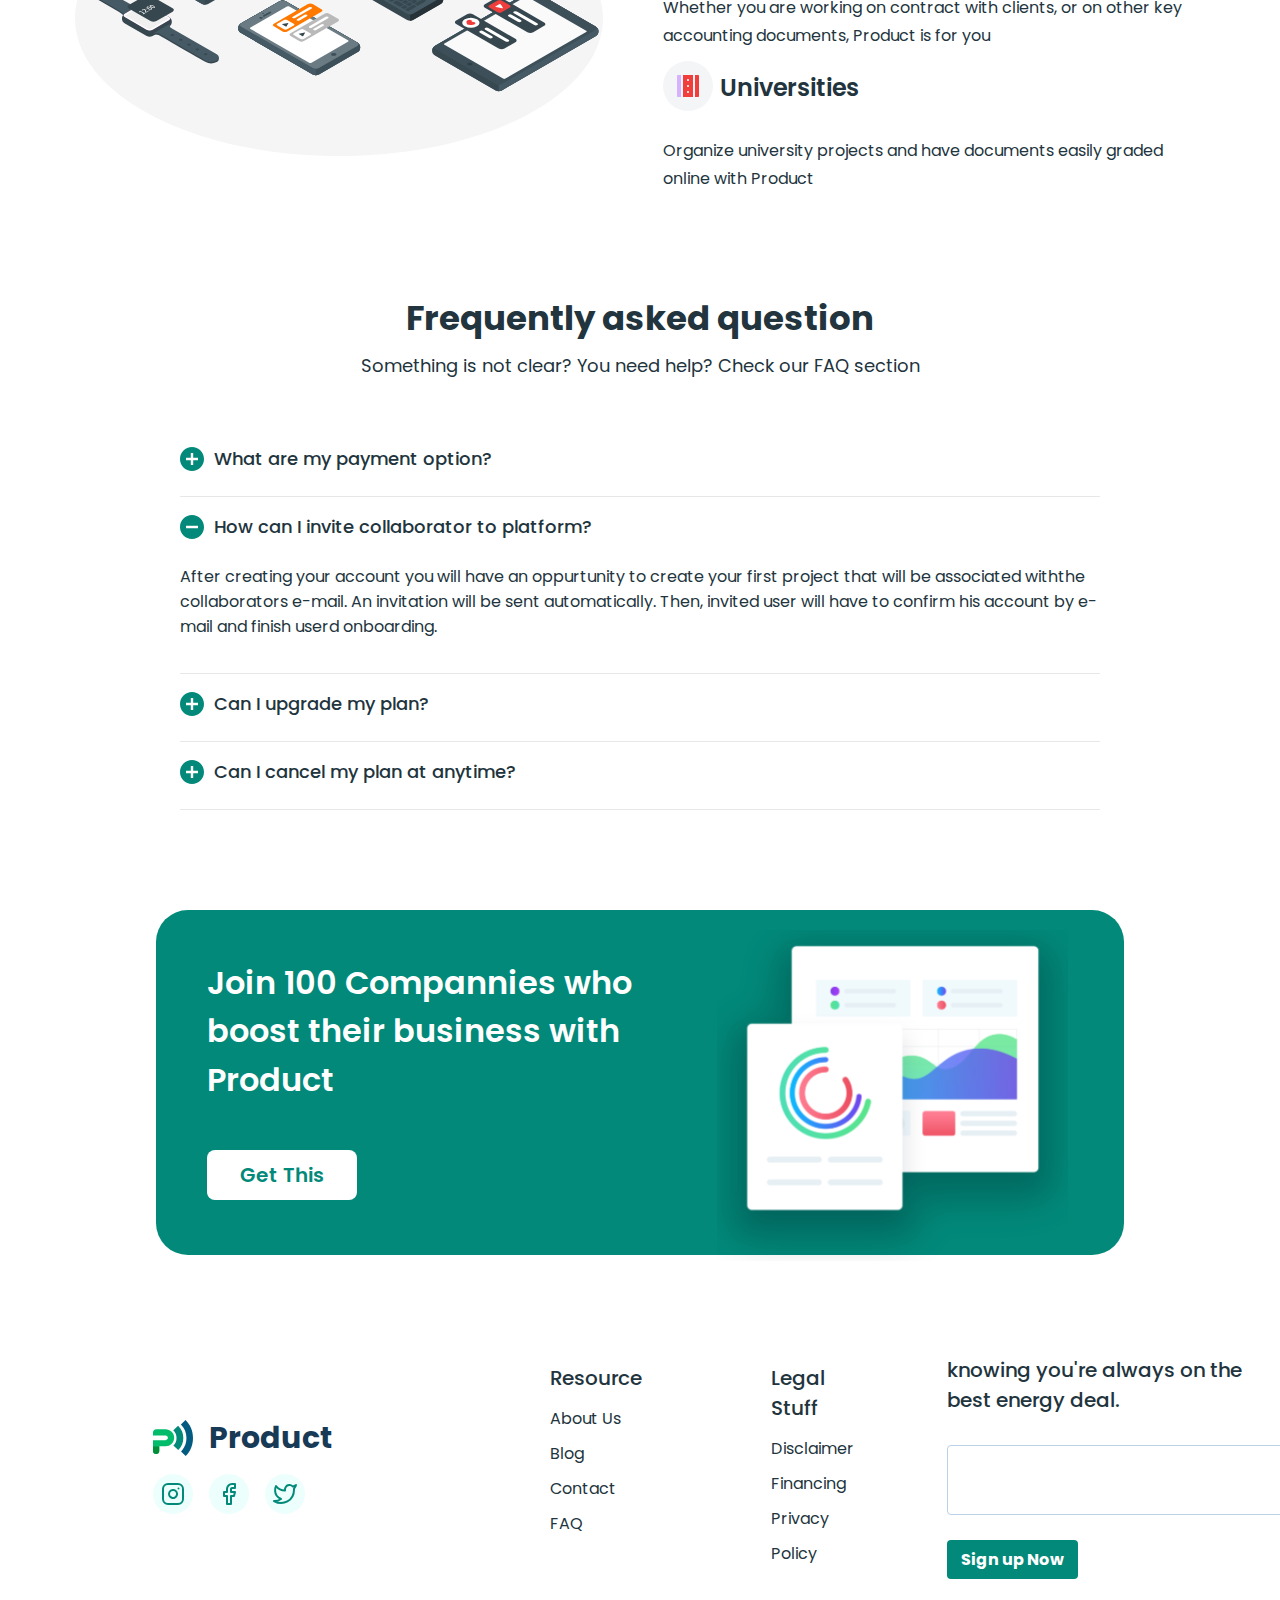
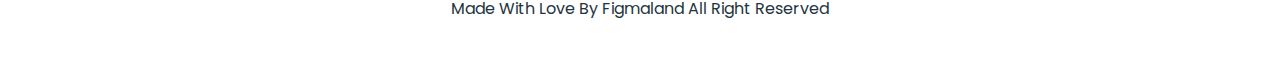
<file: pricing.html>
<!DOCTYPE html>
<html lang="en">
  <head>
    <meta charset="UTF-8" />
    <meta name="viewport" content="width=device-width, initial-scale=1.0" />
    <title>Busines promotion - Pricing</title>
    <link
      rel="stylesheet"
      href="https://cdnjs.cloudflare.com/ajax/libs/modern-normalize/3.0.1/modern-normalize.min.css"
      integrity="sha512-q6WgHqiHlKyOqslT/lgBgodhd03Wp4BEqKeW6nNtlOY4quzyG3VoQKFrieaCeSnuVseNKRGpGeDU3qPmabCANg=="
      crossorigin="anonymous"
      referrerpolicy="no-referrer"
    />
    <link rel="preconnect" href="https://fonts.googleapis.com" />
    <link rel="preconnect" href="https://fonts.gstatic.com" crossorigin />
    <link
      href="https://fonts.googleapis.com/css2?family=Montserrat:wght@500&family=Poppins:wght@400;500;700&display=swap"
      rel="stylesheet"
    />
    <link rel="stylesheet" href="./styles/style.css" />
  </head>
  <body>
    <header class="header-section">
      <div class="container">
        <nav class="header-navigation">
          <a href="./index.html" class="header-logo"
            ><img
              src="./images/logo.svg"
              alt="Logotype"
              width="39"
              height="36"
              class="header-logo-text"
            />Product</a
          >
          <ul class="header-list-navigation">
            <li class="header-item-navigation">
              <a href="./index.html" class="header-item-specyfical">Product</a>
            </li>
            <li class="header-item-navigation">
              <a href="./pricing.html" class="header-item-specyfical current"
                >Pricing</a
              >
            </li>
            <li class="header-item-navigation">
              <a href="./customers.html" class="header-item-specyfical"
                >Customers</a
              >
            </li>
            <li class="header-item-navigation">
              <a href="" class="header-item-specyfical">Resources</a>
            </li>
          </ul>
        </nav>
        <ul class="header-list-sign">
          <li class="header-item-signin"><a href="">Sign In</a></li>
          <li class="header-item-signup"><a href="">Sign Up</a></li>
        </ul>
      </div>
    </header>
    <main>
      <!--Price-->
      <section class="price-section">
        <div class="container">
          <h3 class="pricing-title">PRICING</h3>
          <h1 class="pricing-main-title">
            Let's get some real work done here.
          </h1>
          <p class="pricing-text">
            Prodict is your perfect solution for working. Get started now for
            free
          </p>
          <ul class="price-main-list">
            <li class="price-main-item">
              <h3 class="price-item-title">Free</h3>
              <p class="price-item-text">Brief price description</p>
              <div class="price-container">
                <span class="price-0">0</span>
                <span class="price-money">$</span>
                <span class="price-month">Per / month</span>
              </div>
              <ul class="price-list">
                <li class="price-item">Only 2 Operators</li>
                <li class="price-item">Notifications</li>
                <li class="price-item">Landing Pages</li>
              </ul>
              <button type="button" class="price-button">Order Now</button>
            </li>
            <li class="price-main-item-color">
              <h3 class="price-item-title-color">Standard</h3>
              <p class="price-item-text-color">Brief price description</p>
              <div class="price-container">
                <span class="price-0-color">5</span>
                <span class="price-money-color">$</span>
                <span class="price-month-color">Per / month</span>
              </div>

              <ul class="price-list">
                <li class="price-item-color">5+ Operators</li>
                <li class="price-item-color">Notifications</li>
                <li class="price-item-color">Landing Pages</li>
              </ul>
              <button type="button" class="price-button-color">
                Order Now
              </button>
            </li>
            <li class="price-main-item">
              <h3 class="price-item-title">Premium</h3>
              <p class="price-item-text">Brief price description</p>
              <div class="price-container">
                <span class="price-0">10</span>
                <span class="price-money">$</span>
                <span class="price-month">Per / month</span>
              </div>
              <ul class="price-list">
                <li class="price-item">10+ Operators</li>
                <li class="price-item">Notifications</li>
                <li class="price-item">Landing Pages</li>
              </ul>
              <button type="button" class="price-button">Order Now</button>
            </li>
          </ul>
        </div>
      </section>

      <!--Enterprise-->
      <section class="enterprise-section">
        <div class="container">
          <h3 class="enterprise-title">ENTERPRISE</h3>
          <h2 class="enterprise-main-title">
            Are you interested in a custom-tailored plan?
          </h2>
          <p class="enterprise-text">
            Product is a set of advanced features for really large teams with
            projects.
          </p>
          <button type="button" class="enterprise-button">
            Get in touch with us
          </button>
        </div>
      </section>

      <!--Effects-->
      <section class="effects-section">
        <div class="container">
          <h2 class="effects-main-title">
            Product is being used with great effects alongside:
          </h2>
          <div class="effects-container">
            <img
              src="./images/product.svg"
              alt="Product"
              width="528"
              height="392"
              class="effects-img"
            />
            <ul class="effects-list">
              <li class="effects-item">
                <div class="effects-container-text">
                  <div class="effects-container-icon">
                    <svg class="effects-icon">
                      <use
                        href="./images/icon-promotion.svg#icon-11"
                        width="24"
                        height="24"
                      ></use>
                    </svg>
                  </div>
                  <h3 class="effects-title">Enterpreneur</h3>
                </div>

                <p class="effects-text">
                  Product is a great way to help medium and samall enterprise
                  owners achieve their goals
                </p>
              </li>
              <li class="effects-item">
                <div class="effects-container-text">
                  <div class="effects-container-icon">
                    <svg class="effects-icon">
                      <use
                        href="./images/icon-promotion.svg#icon-04"
                        width="24"
                        height="24"
                      ></use>
                    </svg>
                  </div>
                  <h3 class="effects-title">Accountants</h3>
                </div>

                <p class="effects-text">
                  Whether you are working on contract with clients, or on other
                  key accounting documents, Product is for you
                </p>
              </li>
              <li class="effects-item">
                <div class="effects-container-text">
                  <div class="effects-container-icon">
                    <svg class="effects-icon">
                      <use
                        href="./images/icon-promotion.svg#icon-05"
                        width="24"
                        height="24"
                      ></use>
                    </svg>
                  </div>
                  <h3 class="effects-title">Universities</h3>
                </div>

                <p class="effects-text">
                  Organize university projects and have documents easily graded
                  online with Product
                </p>
              </li>
            </ul>
          </div>
        </div>
      </section>

      <!--Question-->
      <section class="question-section">
        <div class="container">
          <h2 class="question-main-title">Frequently asked question</h2>
          <p class="question-main-text">
            Something is not clear? You need help? Check our FAQ section
          </p>
          <ul class="question-list">
            <li class="question-item">
              <div class="question-container-icon">
                <svg class="question-icon">
                  <use
                    href="./images/icon-promotion.svg#icon-plus_circle"
                    width="24"
                    height="24"
                  ></use>
                </svg>
                <h4 class="question-title">What are my payment option?</h4>
              </div>
            </li>
            <li class="question-item">
              <div class="question-container-icon">
                <svg class="question-icon">
                  <use
                    href="./images/icon-promotion.svg#icon-minus_circle"
                    width="24"
                    height="24"
                  ></use>
                </svg>
                <h4 class="question-title">
                  How can I invite collaborator to platform?
                </h4>
              </div>

              <p class="question-text">
                After creating your account you will have an oppurtunity to
                create your first project that will be associated withthe
                collaborators e-mail. An invitation will be sent automatically.
                Then, invited user will have to confirm his account by e-mail
                and finish userd onboarding.
              </p>
            </li>
            <li class="question-item">
              <div class="question-container-icon">
                <svg class="question-icon">
                  <use
                    href="./images/icon-promotion.svg#icon-plus_circle"
                    width="24"
                    height="24"
                  ></use>
                </svg>
                <h4 class="question-title">Can I upgrade my plan?</h4>
              </div>
            </li>
            <li class="question-item">
              <div class="question-container-icon">
                <svg class="question-icon">
                  <use
                    href="./images/icon-promotion.svg#icon-plus_circle"
                    width="24"
                    height="24"
                  ></use>
                </svg>

                <h4 class="question-title">Can I cancel my plan at anytime?</h4>
              </div>
            </li>
          </ul>
        </div>
      </section>

      <!--Promo-->
      <section class="promo-section">
        <div class="container">
          <div class="promo-container">
            <div class="promo-container-text">
              <h2 class="promo-title">
                Join 100 Compannies who boost their business with Product
              </h2>
              <button type="button" class="promo-button">Get This</button>
            </div>
            <img src="./images/graphics.svg" alt="Graphics" class="promo-img" />
          </div>
        </div>
      </section>
    </main>

    <footer class="footer-section">
      <div class="footer-container">
        <div class="footer-container-logo">
          <a href="./index.html" class="footer-logo"
            ><img
              src="./images/logo.svg"
              alt="Logotype"
              width="39"
              height="36"
              class="footer-logo-text"
            />Product</a
          >
          <ul class="footer-icon-list">
            <li class="footer-icon-item">
              <a href="" class="footer-icon-link">
                <svg class="footer-icon">
                  <use
                    href="./images/icon-social.svg#icon-item-1"
                    width="40"
                    height="40"
                  ></use>
                </svg>
              </a>
            </li>
            <li class="footer-icon-item">
              <a href="">
                <svg class="footer-icon">
                  <use
                    href="./images/icon-social.svg#icon-item-2"
                    width="40"
                    height="40"
                  ></use>
                </svg>
              </a>
            </li>
            <li class="footer-icon-item">
              <a href="">
                <svg class="footer-icon">
                  <use
                    href="./images/icon-social.svg#icon-item-3"
                    width="40"
                    height="40"
                  ></use>
                </svg>
              </a>
            </li>
          </ul>
        </div>

        <nav class="footer-navigation">
          <div class="footer-container-text-one">
            <p class="footer-text">Resource</p>
            <ul class="footer-navigation-list">
              <li class="footer-navigation-item"><a href="">About Us</a></li>
              <li class="footer-navigation-item"><a href="">Blog</a></li>
              <li class="footer-navigation-item"><a href="">Contact</a></li>
              <li class="footer-navigation-item"><a href="">FAQ</a></li>
            </ul>
          </div>

          <div class="footer-container-text-two">
            <p class="footer-text">Legal Stuff</p>
            <ul class="footer-navigation-list">
              <li class="footer-navigation-item"><a href="">Disclaimer</a></li>
              <li class="footer-navigation-item"><a href="">Financing</a></li>
              <li class="footer-navigation-item">
                <a href="">Privacy Policy</a>
              </li>
            </ul>
          </div>
        </nav>
        <div class="footer-container-form">
          <p class="footer-top-text">
            knowing you're always on the best energy deal.
          </p>

          <input type="text" name="contact-tel" class="footer-form-icon" />
          <button type="submit" class="footer-button">Sign up Now</button>
        </div>
      </div>
      <p class="footer-bottom-text">
        Made With Love By Figmaland All Right Reserved
      </p>
    </footer>
  </body>
</html>
</file>
<file: styles/style.css>
body {
  background-color: #ffff;
  font-size: 16px;
  font-weight: 400;
  color: #22343d;
}

h1,
h2,
h3,
h4,
h5,
h6,
p {
  margin: 0;
}

ul,
ol {
  list-style: none;
  margin: 0;
  padding: 0;
}

a {
  text-decoration: none;
  color: inherit;
}

img {
  display: block;
  width: 100%;
  height: auto;
}

.visually-hidden {
  position: absolute;
  width: 1px;
  height: 1px;
  margin: -1px;
  border: 0;
  padding: 0;
  white-space: nowrap;
  clip-path: inset(100%);
  clip: rect(0 0 0 0);
  overflow: hidden;
}

.section {
  padding-top: 120px;
  padding-bottom: 120px;
}

.container {
  width: 1130px;
  padding: 0 10px;
  margin: 0 auto;
}

.header-section .container {
  display: flex;
  align-items: center;
  margin-bottom: 25px;
}

.header-navigation {
  display: flex;
  align-items: center;
}

.header-logo {
  font-family: "Poppins", sans-serif;
  font-weight: 700;
  font-size: 30px;
  line-height: 0.93;
  color: #173a56;
  margin-right: 237px;
  display: flex;
  align-items: center;
  gap: 16px;
  margin-top: 22px;
}

.header-list-navigation {
  display: flex;
  gap: 30px;
  margin-top: 26px;
}

.header-item-specyfical {
  line-height: 1.75;
}

.header-item-specyfical.current {
  font-weight: 600;
}

.header-list-sign {
  display: flex;
  gap: 21px;
  margin-top: 19px;
}

.header-item-signin {
  border: 1px solid #bcd0e5;
  border-radius: 4px;
  width: 105px;
  height: 42px;
  font-weight: 600;
  text-align: center;
  color: #173a56;
  padding-top: 9px;
  margin-left: 73px;
}

.header-item-signup {
  border-radius: 4px;
  width: 113px;
  height: 42px;
  background: #02897a;
  color: #fff;
  font-weight: 600;
  text-align: center;
  padding-top: 9px;
}

.hero-section {
  padding-top: 112px;
  max-width: 1440px;
}

.hero-section .container {
  display: flex;
  align-items: flex-start;
}

.hero-container-text {
  display: flex;
  flex-direction: column;
}

.hero-title {
  font-family: "Poppins", sans-serif;
  font-weight: 700;
  font-size: 40px;
  line-height: 1.5;
  color: #22343d;
  width: 465px;
  margin-bottom: 18px;
}

.hero-text {
  font-family: "Poppins", sans-serif;
  font-size: 18px;
  line-height: 1.56;
  color: #22343d;
  width: 465px;
  margin-bottom: 45px;
}

.hero-button {
  display: flex;
  gap: 30px;
  align-items: center;
  cursor: pointer;
}

.hero-button-start {
  border-radius: 4px;
  width: 178px;
  height: 53px;
  background: #02897a;
  font-weight: 700;
  font-size: 16px;
  color: #fff;
  border: none;
  cursor: pointer;
}

.hero-container-button {
  display: flex;
  align-items: center;
}

.hero-icon-play {
  padding-right: 2px;
  fill: #02897a;
}

.hero-button-video {
  font-family: "Poppins", sans-serif;
  font-weight: 600;
  font-size: 16px;
  text-decoration: underline;
  text-decoration-skip-ink: none;
  color: #02897a;
  width: 164px;
  height: 23px;
  border: none;
  background-color: #fff;
  cursor: pointer;
}

.hero-img {
  width: 610px;
  height: 555px;
  margin-left: 35px;
  position: relative;
  top: -100px;
}

.feature-section {
  padding-top: 100px;
  padding-bottom: 50px;
}

.feature-main-title {
  font-family: "Poppins", sans-serif;
  font-weight: 700;
  font-size: 32px;
  color: #22343d;
  margin: 0 auto;
  margin-bottom: 50px;
  width: 539px;
  text-align: center;
}

.feature-list {
  display: flex;
  gap: 30px;
}

.feature-item {
  width: calc((100% - 3 * 30px) / 4);
}

.features-container-icon-1 {
  display: flex;
  align-items: center;
  justify-content: center;
  border-radius: 19px;
  width: 54px;
  height: 54px;
  background: #02897a;
}

.features-container-icon-2 {
  display: flex;
  align-items: center;
  justify-content: center;
  background: #4d8dff;
  border-radius: 19px;
  width: 54px;
  height: 54px;
}

.features-container-icon-3 {
  display: flex;
  align-items: center;
  justify-content: center;
  border-radius: 19px;
  width: 54px;
  height: 54px;
  background: #740a76;
}

.features-container-icon-4 {
  display: flex;
  align-items: center;
  justify-content: center;
  border-radius: 19px;
  width: 54px;
  height: 54px;
  background: #f03e3d;
}

.features-icon {
  fill: #fff;
}

.feature-item-title {
  font-family: "Poppins", sans-serif;
  font-weight: 600;
  font-size: 22px;
  color: #22343d;
  margin-top: 18px;
  margin-bottom: 13px;
}

.feature-text {
  font-family: "Poppins", sans-serif;
  font-weight: 400;
  font-size: 16px;
  line-height: 1.62;
  color: #22343d;
}

.feature-button {
  display: block;
  margin: 0 auto;
  border-radius: 4px;
  width: 175px;
  height: 53px;
  background: #02897a;
  font-family: "Poppins", sans-serif;
  font-weight: 700;
  font-size: 16px;
  color: #fff;
  text-align: center;
  padding-top: 18px;
  margin-top: 65px;
  cursor: pointer;
}

.benefits-section {
  padding-top: 50px;
  max-width: 1440px;
  margin: 0 auto;
}

.benefits-section .container {
  display: flex;
  align-items: flex-start;
}

.benefits-main-list {
  display: flex;
  flex-direction: column;
}

.benefits-main-item {
  display: flex;
  align-items: center;
  justify-content: space-between;
}

.benefits-main-item-left {
  display: flex;
  align-items: center;
  justify-content: center;
}

.benefits-conteiner-text {
  display: flex;
  flex-direction: column;
  width: 450px;
  height: 419px;
  margin-right: 84px;
}

.benefits-conteiner-text-left {
  display: flex;
  flex-direction: column;
  width: 486px;
  margin-left: 84px;
}

.benefits-top-text {
  font-family: "Poppins", sans-serif;
  font-weight: 600;
  font-size: 16px;
  color: #22343d;
  margin-bottom: 8px;
}

.benefits-main-title {
  font-family: "Poppins", sans-serif;
  font-weight: 700;
  font-size: 32px;
  color: #22343d;
  margin-bottom: 25px;
}

.benefits-bottom-text {
  font-family: "Poppins", sans-serif;
  font-weight: 400;
  font-size: 16px;
  line-height: 1.62;
  color: #22343d;
}

.benefits-list {
  display: flex;
  flex-direction: column;
  margin-top: 30px;
}

.benefits-item-icon {
  display: flex;
  justify-content: center;
  gap: 31px;
}

.benefits-border-icon-1 {
  display: flex;
  align-items: center;
  justify-content: center;
  border: 2.92px solid #fff;
  border-radius: 14px;
  width: 35px;
  height: 35px;
  background: #f90;
}

.benefits-border-icon-2 {
  display: flex;
  align-items: center;
  justify-content: center;
  border: 2.92px solid #fff;
  border-radius: 14px;
  background: #f03e3d;
  width: 35px;
  height: 35px;
}

.benefits-border-icon-3 {
  display: flex;
  align-items: center;
  justify-content: center;
  border: 2.92px solid #fff;
  border-radius: 14px;
  width: 35px;
  height: 35px;
  background: #4d8dff;
}

.benefits-icon {
  fill: #fff;
  width: 17px;
  height: 12px;
}

.benefits-title {
  font-family: "Poppins", sans-serif;
  font-weight: 600;
  font-size: 16px;
  line-height: 1.62;
  color: #22343d;
  margin-bottom: 12px;
}

.benefits-text {
  font-family: "Poppins", sans-serif;
  font-weight: 400;
  font-size: 16px;
  line-height: 1.62;
  color: #22343d;
  margin-bottom: 25px;
}

.benefits-text-icon {
  display: block;
  align-items: center;
  flex-direction: column;
  font-family: "Poppins", sans-serif;
  font-weight: 400;
  font-size: 16px;
  line-height: 1.62;
  color: #22343d;
  margin-bottom: 25px;
}

.benefits-img {
  width: 540px;
  height: 500px;
}

.process-section {
  padding: 50px 0;
}

.process-title {
  font-family: "Poppins", sans-serif;
  font-weight: 700;
  font-size: 32px;
  text-align: center;
  color: #22343d;
  margin-bottom: 25px;
}

.process-top-text {
  font-family: "Poppins", sans-serif;
  font-weight: 500;
  font-size: 16px;
  line-height: 1.62;
  text-align: center;
  color: #22343d;
  margin: 0 auto;
  margin-bottom: 40px;
  width: 542px;
}

.process-list {
  display: flex;
  align-items: center;
  gap: 25px;
  justify-content: center;
  flex-wrap: wrap;
}

.process-item {
  display: flex;
  align-items: center;
  width: 408px;
}

.process-item-text {
  display: flex;
  align-items: center;
  justify-content: center;
  font-family: "Poppins", sans-serif;
  font-weight: 500;
  font-size: 16px;
  text-align: center;
  border-radius: 30px;
  color: #2f281e;
  width: 281px;
  height: 50px;
  margin-left: 19px;
  margin-right: 19px;
  box-shadow: 2px 2px 10px 0 rgba(23, 58, 86, 0.15);
}

.process-container-one {
  display: flex;
  gap: 100px;
}

.process-container-two {
  display: flex;
  flex-wrap: wrap;
  gap: 100px;
  margin-bottom: 50px;
}

.process-img {
  width: 98px;
  height: 98px;
}

.process-button {
  display: block;
  align-items: center;
  border-radius: 4px;
  width: 216px;
  height: 53px;
  background: #02897a;
  font-family: "Poppins", sans-serif;
  font-weight: 700;
  font-size: 16px;
  color: #fff;
  border: none;
  margin: 0 auto;
  cursor: pointer;
}

.strategies-section {
  padding: 50px 0;
}

.strategies-title {
  font-family: "Poppins", sans-serif;
  font-weight: 700;
  font-size: 34px;
  color: #22343d;
  margin-bottom: 10px;
}

.strategies-text {
  font-family: "Poppins", sans-serif;
  font-weight: 500;
  font-size: 16px;
  line-height: 1.62;
  color: #22343d;
  width: 456px;
  margin-bottom: 40px;
}

.strategies-list {
  display: flex;
  align-items: center;
  justify-content: center;
  gap: 30px;
}

.strategies-item {
  display: flex;
  flex-direction: column;
  border: 1px solid #dedede;
  border-radius: 8px;
  width: 350px;
  height: 359px;
}

.strategies-item-text {
  font-family: "Poppins", sans-serif;
  font-weight: 400;
  font-size: 16px;
  line-height: 1.75;
  color: #22343d;
  margin-top: 24px;
  margin-left: 24px;
  margin-bottom: 12px;
}

.strategies-item-text-bold {
  font-weight: 700;
}

.strategies-item-title {
  font-family: "Poppins", sans-serif;
  font-weight: 700;
  font-size: 24px;
  line-height: 1.67;
  color: #22343d;
  padding-left: 27px;
}
.strategies-item-title-color {
  font-family: "Poppins", sans-serif;
  font-weight: 700;
  font-size: 24px;
  line-height: 1.67;
  color: #22343d;
  padding-left: 27px;
  color: #02897a;
}

.strategies-img {
  width: 350px;
  height: 185px;
}

.price-section {
  padding: 50px 0;
}

.price-main-title {
  font-family: "Poppins", sans-serif;
  font-weight: 700;
  font-size: 34px;
  color: #22343d;
  text-align: center;
  margin: 0 auto;
  margin-bottom: 10px;
}

.price-main-text {
  font-family: "Poppins", sans-serif;
  font-weight: 500;
  font-size: 16px;
  color: #22343d;
  text-align: center;
  margin: 0 auto;
  margin-bottom: 40px;
}

.price-main-list {
  display: flex;
  gap: 72px;
  align-items: center;
  justify-content: center;
}

.price-main-item {
  display: flex;
  align-items: center;
  flex-direction: column;
  border-radius: 8px;
  width: 322px;
  height: 456px;
  box-shadow: 0 2px 8px 0 rgba(0, 0, 0, 0.25);
  background: #fff;
  padding-top: 32px;
  position: relative;
}

.price-main-item-color {
  display: flex;
  align-items: center;
  flex-direction: column;
  border-radius: 8px;
  width: 322px;
  height: 456px;
  box-shadow: 0 2px 8px 0 rgba(0, 0, 0, 0.25);
  background: #02897a;
  padding-top: 32px;
}

.price-item-title {
  font-family: "Poppins", sans-serif;
  font-weight: 700;
  font-size: 24px;
  line-height: 1.67;
  color: #22343d;
}

.price-item-title-color {
  font-family: "Montserrat", sans-serif;
  font-weight: 700;
  font-size: 24px;
  line-height: 1.67;
  color: #fff;
}

.price-item-text {
  font-family: "Montserrat", sans-serif;
  font-weight: 400;
  font-size: 16px;
  line-height: 2.5;
  color: #22343d;
  margin-top: 8px;
}

.price-item-text-color {
  font-family: "Montserrat", sans-serif;
  font-weight: 400;
  font-size: 16px;
  line-height: 2.5;
  color: #fff;
  margin-top: 8px;
}

.price-0 {
  font-family: "Montserrat", sans-serif;
  font-weight: 700;
  font-size: 76px;
  line-height: 132%;
  letter-spacing: 0em;
  text-align: center;
  color: #02897a;
}

.price-0-color {
  font-family: "Montserrat", sans-serif;
  font-weight: 700;
  font-size: 76px;
  line-height: 132%;
  letter-spacing: 0em;
  text-align: center;
  color: #fff;
}

.price-money {
  font-family: "Inter", sans-serif;
  font-weight: 700;
  font-size: 24px;
  line-height: 125%;
  letter-spacing: 0em;
  color: #02897a;
  position: absolute;
}

.price-money-color {
  font-family: "Montserrat", sans-serif;
  font-weight: 700;
  font-size: 24px;
  line-height: 125%;
  letter-spacing: 0em;
  color: #fff;
  position: absolute;
}

.price-month {
  font-family: "Montserrat", sans-serif;
  font-weight: 400;
  font-size: 16px;
  line-height: 119%;
  letter-spacing: 0.01em;
  color: #afafaf;
}

.price-month-color {
  font-family: "Montserrat", sans-serif;
  font-weight: 400;
  font-size: 16px;
  line-height: 119%;
  letter-spacing: 0.01em;
  color: #e0e0e0;
}

.price-container {
  margin-top: 16px;
  position: relative;
  margin-bottom: 16px;
}

.price-list {
  display: flex;
  flex-direction: column;
  align-items: center;
  gap: 16px;
}

.price-item {
  font-family: "Montserrat", sans-serif;
  font-weight: 500;
  font-size: 16px;
  line-height: 1.37;
  letter-spacing: 0.01em;
  color: #22343d;
}

.price-item-color {
  font-family: "Montserrat", sans-serif;
  font-weight: 500;
  font-size: 16px;
  line-height: 1.37;
  letter-spacing: 0.01em;
  color: #fff;
}

.price-button {
  display: block;
  border-radius: 8px;
  width: 139px;
  height: 44px;
  background: #02897a;
  font-family: "Montserrat", sans-serif;
  font-weight: 600;
  font-size: 18px;
  color: #fff;
  border: none;
  margin-top: 30px;
  cursor: pointer;
}

.price-button-color {
  display: block;
  border-radius: 8px;
  width: 139px;
  height: 44px;
  background: #fff;
  font-family: "Montserrat", sans-serif;
  font-weight: 600;
  font-size: 18px;
  color: #02897a;
  border: none;
  margin-top: 30px;
  cursor: pointer;
}

.clients-section {
  padding: 50px 0;
}

.clients-title {
  font-family: "Poppins", sans-serif;
  font-weight: 700;
  font-size: 32px;
  line-height: 1.78;
  letter-spacing: 0.01em;
  color: #22343d;
  text-align: center;
  margin-bottom: 10px;
}

.clients-text {
  font-family: "Poppins", sans-serif;
  font-weight: 500;
  font-size: 16px;
  line-height: 175%;
  letter-spacing: 0.01em;
  text-align: center;
  color: #22343d;
  width: 537px;
  margin: 0 auto;
  margin-bottom: 40px;
}

.clients-list {
  display: flex;
  gap: 64px;
}

.clients-item {
  display: flex;
  flex-direction: column;
  border: 1px solid #dedede;
  border-radius: 5px;
  padding: 30px 35px;
  width: calc((100% - 128px) / 3);
  position: relative;
}

.clients-rating {
  position: absolute;
}

.clients-item-text {
  font-family: "Poppins", sans-serif;
  font-weight: 400;
  font-size: 16px;
  line-height: 1.75;
  letter-spacing: 0.01em;
  color: #737373;
  margin-bottom: 16px;
  width: 275px;
  padding-top: 40px;
}

.clients-group {
  display: flex;
  align-items: center;
}

.clients-group-text {
  margin-left: 14px;
}

.clients-img {
  width: 50px;
  height: 50px;
}

.clients-group-name {
  font-family: "Poppins", sans-serif;
  font-weight: 600;
  font-size: 16px;
  line-height: 1.5;
  letter-spacing: 0.01em;
  color: #02897a;
}

.clients-groups-job {
  font-family: "Poppins", sans-serif;
  font-weight: 500;
  font-size: 14px;
  line-height: 1.71;
  letter-spacing: 0.01em;
  color: #252b42;
}

.promo-section {
  padding: 50px 0;
}

.promo-container {
  display: flex;

  border-radius: 32px;
  width: 968px;
  height: 345px;
  background: #02897a;
  margin: 0 auto;
}

.promo-container-text {
  display: flex;
  flex-direction: column;
}

.promo-title {
  font-family: "Poppins", sans-serif;
  font-weight: 600;
  font-size: 32px;
  line-height: 1.51;
  color: #fff;
  width: 510px;
  padding-top: 49px;
  padding-left: 51px;
  margin-bottom: 46px;
}

.promo-button {
  border-radius: 8px;
  width: 150px;
  height: 50px;
  background: #fff;
  border: none;
  cursor: pointer;
  font-family: "Poppins", sans-serif;
  font-weight: 600;
  font-size: 20px;
  color: #02897a;
  margin-left: 51px;
}

.promo-img {
  width: 351px;
  height: 331px;
  object-fit: cover;
  padding-top: 20px;
}

.footer-section {
  padding: 50px 0;
  position: relative;
}

.footer-section .container {
  display: flex;
  align-items: center;
}

.footer-container {
  display: flex;
  align-items: center;
}

.footer-container-logo {
  display: flex;
  flex-direction: column;

  margin-left: 145px;
}

.footer-logo {
  font-family: "Poppins", sans-serif;
  font-weight: 700;
  font-size: 30px;
  line-height: 0.93;
  color: #173a56;
  margin-right: 237px;
  display: flex;
  align-items: center;
  gap: 16px;
}

.footer-icon-list {
  display: flex;
  gap: 16px;
  margin-top: 18px;
}

.footer-icon-item {
  width: 40px;
  height: 40px;
}

.footer-navigation {
  display: flex;
  gap: 129px;
}

.footer-container-text-one {
  flex-wrap: wrap;
}

.footer-container-text-two {
  flex-direction: column;
  flex-wrap: wrap;
}

.footer-text {
  font-family: "Poppins", sans-serif;
  font-weight: 500;
  font-size: 20px;
  line-height: 1.5;
  color: #22343d;
  margin-bottom: 8px;
}

.footer-navigation-item {
  font-family: "Poppins", sans-serif;
  font-weight: 400;
  font-size: 16px;
  line-height: 2.19;
  color: #22343d;
}

.footer-container-form {
  display: flex;
  flex-direction: column;
  width: 325px;
  margin-left: 83px;
}

.footer-top-text {
  font-family: "Poppins", sans-serif;
  font-weight: 500;
  font-size: 20px;
  line-height: 1.5;
  color: #22343d;
}

.footer-form-icon {
  display: flex;
  align-items: flex-start;
  justify-content: center;
  width: 325px;
  height: 48px;
  border: 1px solid #bcd0e5;
  border-radius: 4px;
  padding: 10px 0;
  margin-top: 30px;
  padding-left: 42px;
}

.footer-form-icon::placeholder {
  padding-left: 42px;
  font-family: "Poppins", sans-serif;
  font-weight: 400;
  font-size: 16px;
  line-height: 1.75;
  color: #02897a;
}

.footer-form-icon:placeholder-shown {
  padding-left: 42px;
}

.footer-icon-phone {
  fill: #02897a;
  position: absolute;
  top: 150px;
  left: 980px;
}

.footer-button {
  display: block;
  border-radius: 4px;
  width: 131px;
  height: 39px;
  border: none;
  cursor: pointer;
  background: #02897a;
  font-family: "Poppins", sans-serif;
  font-weight: 700;
  font-size: 16px;
  text-align: center;
  color: #fff;
  margin-top: 25px;
}

.footer-bottom-text {
  font-family: "Poppins", sans-serif;
  font-weight: 400;
  font-size: 16px;
  line-height: 1.87;
  color: #22343d;
  text-align: center;
  margin-top: 15px;
}

.pricing-title {
  font-family: "Poppins", sans-serif;
  font-weight: 600;
  font-size: 24px;
  color: #22343d;
  margin-bottom: 32px;
  text-align: center;
}

.pricing-main-title {
  font-family: "Poppins", sans-serif;
  font-weight: 700;
  font-size: 40px;
  text-align: center;
  color: #22343d;
  margin-bottom: 16px;
}

.pricing-text {
  font-family: "Poppins", sans-serif;
  font-weight: 500;
  font-size: 16px;
  text-align: center;
  color: #22343d;
  margin-bottom: 49px;
}

.enterprise-section {
  padding: 50px 0;
  background: linear-gradient(180deg, #f6f6f6 0%, rgba(246, 246, 246, 0) 100%);
}

.enterprise-title {
  font-family: "Poppins", sans-serif;
  font-weight: 600;
  font-size: 24px;
  color: #22343d;
  text-align: center;
}

.enterprise-main-title {
  font-family: "Poppins", sans-serif;
  font-weight: 700;
  font-size: 34px;
  color: #22343d;
  text-align: center;
  margin-bottom: 8px;
}

.enterprise-text {
  font-family: "Poppins", sans-serif;
  font-weight: 400;
  font-size: 18px;
  color: #22343d;
  margin-bottom: 32px;
  text-align: center;
}

.enterprise-button {
  display: block;
  margin: 0 auto;
  border-radius: 8px;
  width: 224px;
  height: 44px;
  background: #02897a;
  font-family: "Montserrat", sans-serif;
  font-weight: 600;
  font-size: 18px;
  color: #fff;
  border: none;
  cursor: pointer;
  text-align: center;
}

.effects-section {
  padding: 50px 0;
}

.effects-main-title {
  font-family: "Poppins", sans-serif;
  font-weight: 700;
  font-size: 34px;
  color: #22343d;
  margin-bottom: 56px;
  text-align: center;
}

.effects-container {
  display: flex;
  gap: 60px;
}

.effects-img {
  width: 528px;
  height: 392px;
}

.effects-list {
  display: flex;
  align-items: center;
  justify-content: center;
  flex-direction: column;
  width: 543px;
}

.effects-title {
  font-family: "Poppins", sans-serif;
  font-weight: 600;
  font-size: 24px;
  text-align: center;
  color: #22343d;
  margin-bottom: 16px;
  margin-top: 20px;
}

.effects-container-icon {
  display: flex;
  align-items: center;
  justify-content: center;
  border-radius: 100px;
  width: 50px;
  height: 50px;
  background: #f4f5f7;
}

.effects-icon {
  width: 24px;
  height: 24px;
}

.effects-text {
  font-family: "Poppins", sans-serif;
  font-weight: 400;
  font-size: 16px;
  line-height: 1.75;
  color: #22343d;
}

.effects-container-text {
  display: flex;
  align-items: center;
  gap: 7px;
  margin-bottom: 16px;
}

.question-section {
  padding: 50px 0;
  display: flex;
  justify-content: center;
  align-items: center;
}

.question-section .container {
  width: 920px;
}

.question-main-title {
  font-family: "Poppins", sans-serif;
  font-weight: 700;
  font-size: 34px;
  color: #22343d;
  margin-bottom: 8px;
  text-align: center;
}

.question-main-text {
  font-family: "Poppins", sans-serif;
  font-weight: 400;
  font-size: 18px;
  color: #22343d;
  margin-bottom: 50px;
  text-align: center;
}

.question-list {
}

.question-item {
  border-bottom: 1px solid #e7e7e7;
  padding: 10px 0;
  padding-bottom: 24px;
  padding-top: 16px;
}

.question-container-icon {
  display: flex;
  align-items: center;
}

.question-icon {
  margin-right: 10px;
  flex-shrink: 0;
  width: 24px;
  height: 24px;
}

.question-title {
  font-family: "Poppins", sans-serif;
  font-weight: 500;
  font-size: 18px;
  color: #22343d;
}

.question-text {
  font-family: "Poppins", sans-serif;
  font-weight: 400;
  font-size: 16px;
  color: #22343d;
  display: none;
  padding: 10px 0;
  margin-top: 14px;
}

.question-section .question-text {
  display: block;
}

.client-section {
  padding: 100px 0;
}

.client-title {
  font-family: "Poppins", sans-serif;
  font-weight: 700;
  font-size: 40px;
  color: #22343d;
  text-align: center;
  margin-bottom: 50px;
}

.client-list {
  display: flex;
  align-items: center;
  justify-content: center;
  gap: 64px;
}

.product-section {
  padding: 40px 0;
  background: #f5f5f5;
}

.product-main-title {
  font-family: "Poppins", sans-serif;
  font-weight: 700;
  font-size: 34px;
  text-align: center;
  color: #22343d;
  margin-bottom: 50px;
}

.product-list {
  display: flex;
  gap: 30px;
}

.product-item {
  border-radius: 10px;
  width: 350px;
}

.product-item {
  width: 350px;
  border: 1px solid #dedede;
  border-radius: 10px;
  padding: 40px 28px;
}

.product-border-icon-1 {
  display: flex;
  align-items: center;
  justify-content: center;
  margin: 0 auto;
  border-radius: 19px;
  width: 50px;
  height: 50px;
  background: #02897a;
  box-shadow: 0 4px 4px 0 rgba(0, 0, 0, 0.25);
}

.product-icon-1 {
  fill: #fff;
  width: 12px;
  height: 18px;
}

.product-border-icon-2 {
  display: flex;
  align-items: center;
  justify-content: center;
  margin: 0 auto;
  border-radius: 19px;
  width: 50px;
  height: 50px;
  background: #4d8dff;
  box-shadow: 0 4px 4px 0 rgba(0, 0, 0, 0.25);
}

.product-icon-2 {
  fill: #fff;
  width: 18px;
  height: 18px;
}

.product-border-icon-3 {
  display: flex;
  align-items: center;
  justify-content: center;
  margin: 0 auto;
  border-radius: 19px;
  width: 50px;
  height: 50px;
  background: #f03e3d;
  box-shadow: 0 4px 4px 0 rgba(0, 0, 0, 0.25);
}

.product-icon-3 {
  fill: #fff;
  width: 16px;
  height: 18px;
}

.product-title {
  font-family: "Poppins", sans-serif;
  font-weight: 700;
  font-size: 24px;
  line-height: 1.37;
  letter-spacing: 0em;
  text-align: center;
  color: #22343d;
  margin-top: 32px;
  margin-bottom: 16px;
}

.product-text {
  font-family: "Poppins", sans-serif;
  font-weight: 400;
  font-size: 16px;
  line-height: 1.69;
  letter-spacing: 0.01em;
  text-align: center;
  color: #22343d;
}

.work-section {
  padding: 100px 0;
}

.work-main-title {
  font-family: "Poppins", sans-serif;
  font-weight: 700;
  font-size: 34px;
  text-align: center;
  color: #22343d;
  margin-bottom: 73px;
}

.work-item {
  display: flex;
  gap: 89px;
  margin-bottom: 100px;
}

.work-img {
  width: 500px;
  height: 280px;
}

.work-text-step {
  font-family: "Poppins", sans-serif;
  font-weight: 500;
  font-size: 20px;
  color: #22343d;
  margin-bottom: 16px;
}

.work-title {
  font-family: "Poppins", sans-serif;
  font-weight: 600;
  font-size: 24px;
  color: #22343d;
  margin-bottom: 16px;
}

.work-text {
  font-family: "Poppins", sans-serif;
  font-weight: 400;
  font-size: 16px;
  line-height: 1.75;
  color: #22343d;
  width: 438px;
}

.work-button {
  display: flex;
  align-items: center;
  justify-content: center;
  border-radius: 8px;
  width: 224px;
  height: 44px;
  background: #02897a;
  cursor: pointer;
  border: none;
  font-family: "Montserrat", sans-serif;
  font-weight: 600;
  font-size: 18px;
  color: #fff;
  margin: 0 auto;
}

.offers-section {
  padding: 50px 0;
  background: linear-gradient(180deg, #f5f5f5 0%, rgba(245, 245, 245, 0) 100%);
}

.offers-main-title {
  font-family: "Poppins", sans-serif;
  font-weight: 700;
  font-size: 32px;
  color: #22343d;
  width: 537px;
  text-align: center;
  margin: 0 auto;
  margin-bottom: 93px;
}

.offers-main-list {
  display: flex;
  align-items: center;
  justify-content: center;
  gap: 325px;
}

.offers-main-item {
  display: flex;
  align-items: center;
  flex-direction: column;
}

.offers-img {
  width: 150px;
  height: 150px;
  margin-bottom: 27px;
}

.offers-title {
  font-family: "Poppins", sans-serif;
  font-weight: 500;
  font-size: 24px;
  line-height: 1.17;
  color: #000;
  margin-bottom: 16px;
}

.offers-item {
  font-family: "Poppins", sans-serif;
  font-weight: 400;
  font-size: 18px;
  line-height: 1.78;
  text-align: center;
  color: #22343d;
}

.offers-text {
  margin-top: 12px;
  font-family: "Poppins", sans-serif;
  font-weight: 500;
  font-size: 16px;
  line-height: 1.75;
  color: #000;
}
</file>
